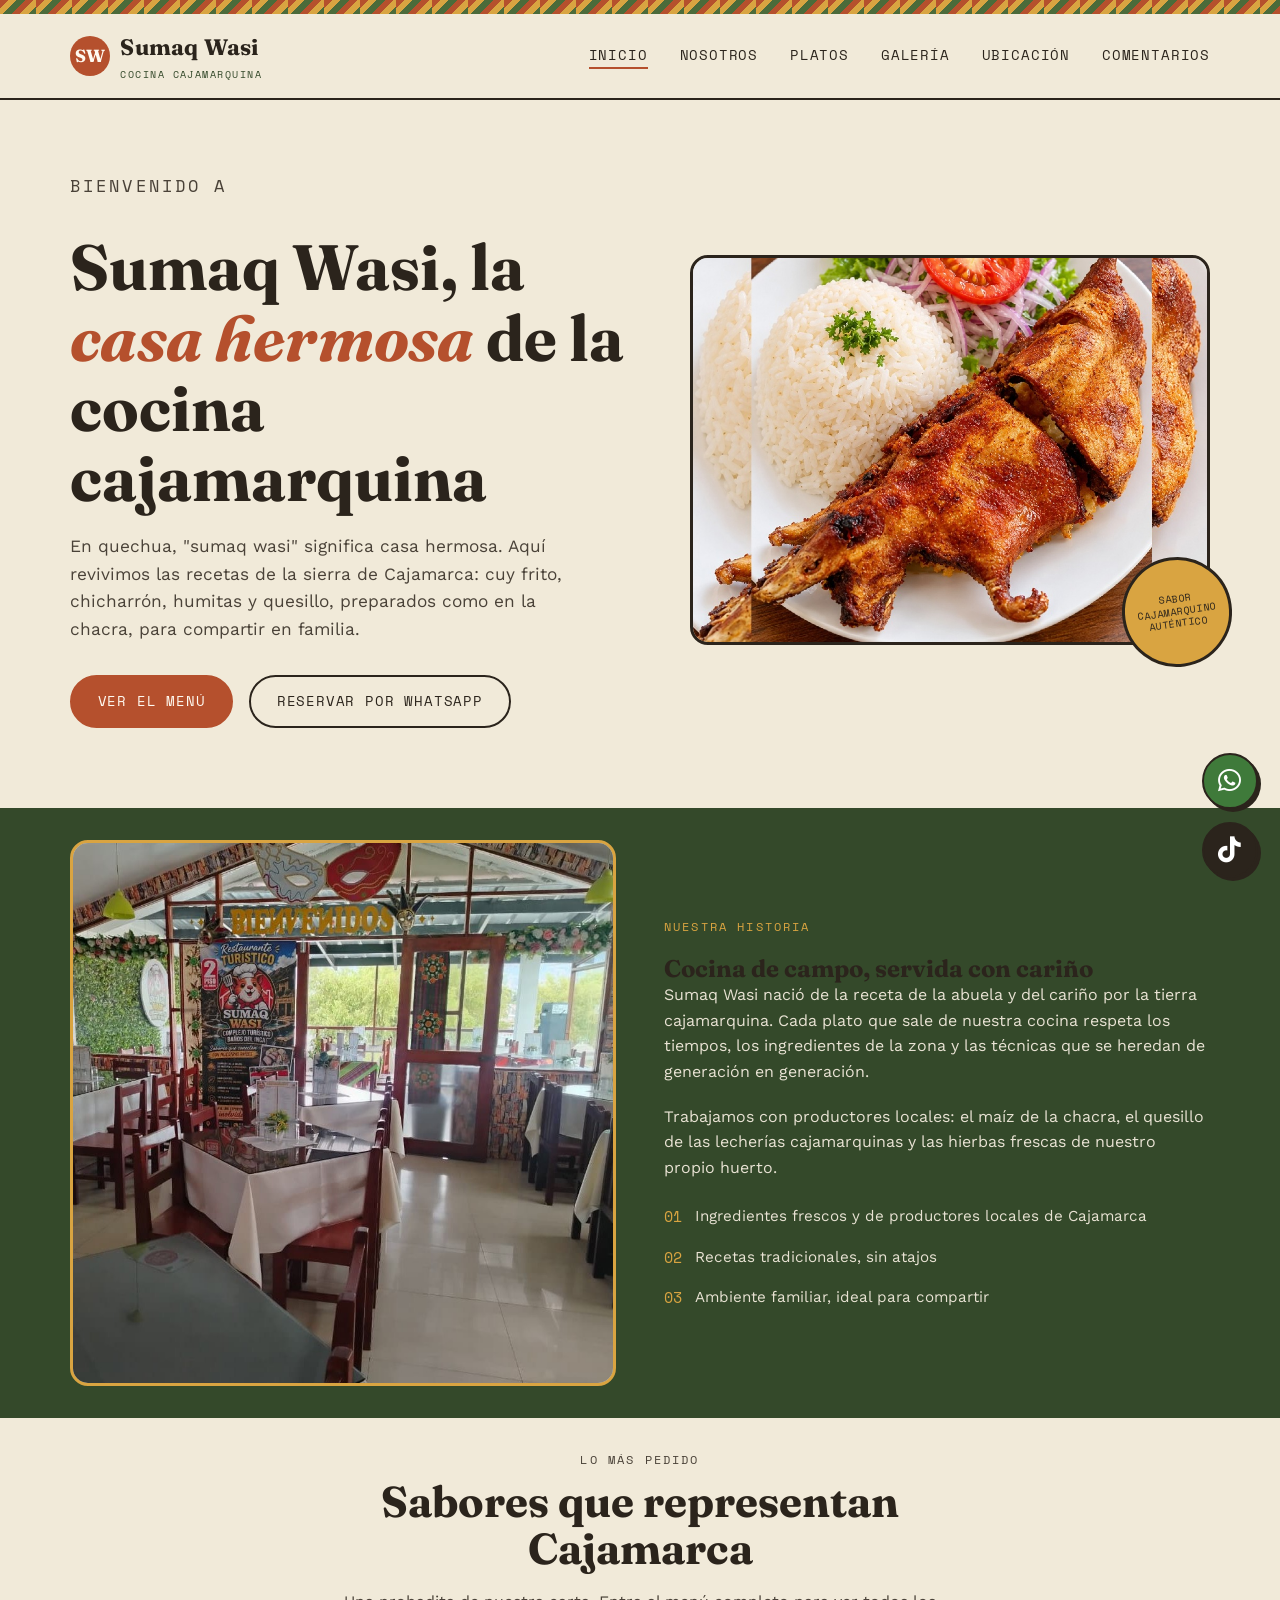
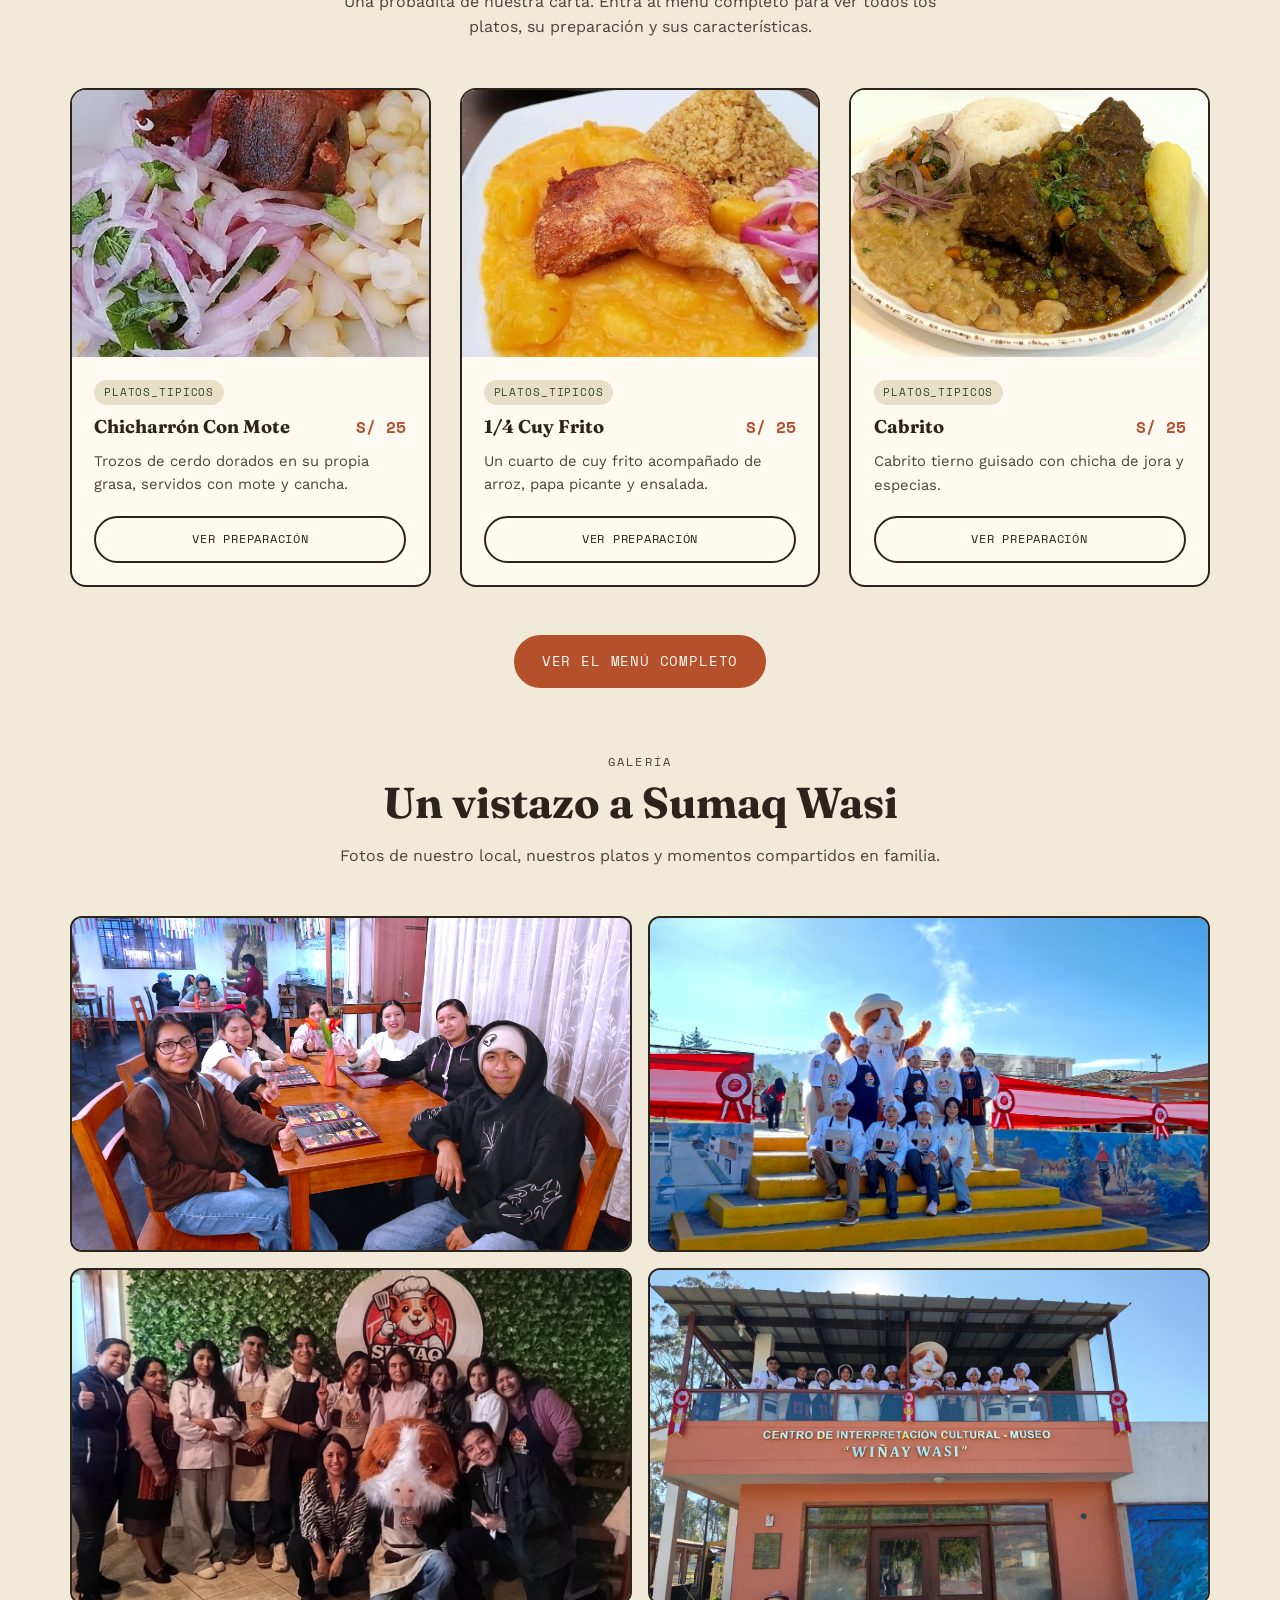
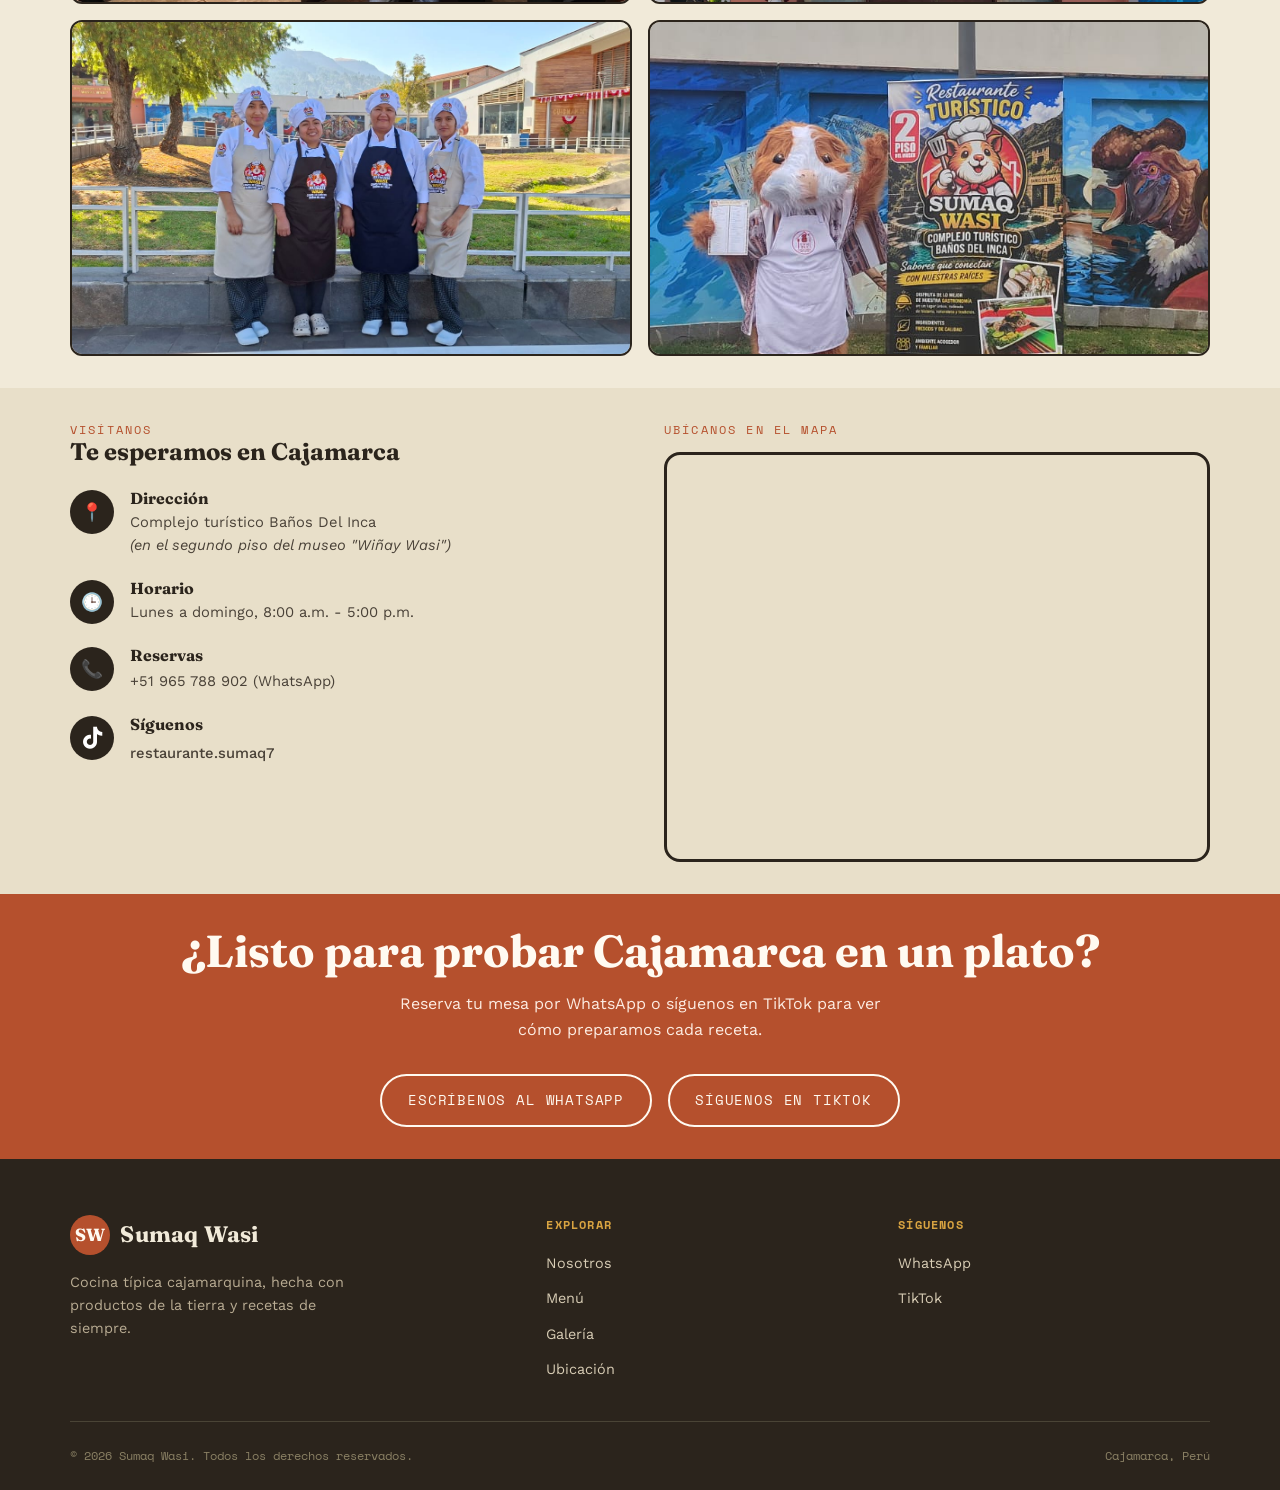
<file: index.html>
<!DOCTYPE html>
<html lang="es">
<head>
<meta charset="UTF-8" />
<meta name="viewport" content="width=device-width, initial-scale=1.0" />
<title>Sumaq Wasi — Cocina Cajamarquina</title>
<meta name="description" content="Sumaq Wasi, restaurante de comida típica cajamarquina. Cuy frito, chicharrón, humitas y más, en un ambiente que huele a tierra andina." />
<link rel="stylesheet" href="css/styles.css" />
    <link rel = "icon" href="images/logo.png" type ="image/png">
<link rel="stylesheet"
href="https://cdnjs.cloudflare.com/ajax/libs/font-awesome/6.5.2/css/all.min.css">
</head>
<body>

<div class="patron-textil"></div>

<header class="site-header">
  <nav class="container nav">
    <a href="index.html" class="logo">
      <span class="logo-marca">SW</span>
      <span>Sumaq Wasi<small>Cocina Cajamarquina</small></span>
    </a>
    <ul class="nav-links">
      <li><a href="index.html#inicio" class="activo">Inicio</a></li>
      <li><a href="index.html#nosotros">Nosotros</a></li>
      <li><a href="menu.html">Platos</a></li>
      <li><a href="index.html#galeria">Galería</a></li>
      <li><a href="index.html#ubicacion">Ubicación</a></li>
      <li><a href="comentarios.html">Comentarios</a></li>
    </ul>
    <button class="nav-toggle" aria-label="Abrir menú">☰</button>
  </nav>
</header>
<main>

  <section class="hero" id="inicio">
    <div class="container">
      <div class="hero-texto">
        <p class="eyebrow">Bienvenido a</p>
        <h1>Sumaq Wasi, la <em>casa hermosa</em> de la cocina cajamarquina</h1>
        <p>
          En quechua, "sumaq wasi" significa casa hermosa. Aquí revivimos las
          recetas de la sierra de Cajamarca: cuy frito, chicharrón, humitas y
          quesillo, preparados como en la chacra, para compartir en familia.
        </p>
        <div class="hero-acciones">
          <a href="menu.html" class="btn btn-primario">Ver el menú</a>
          <a href="#" class="btn btn-secundario" data-whatsapp="Hola Sumaq Wasi, quisiera hacer una reserva 🍽️">Reservar por WhatsApp</a>
        </div>
      </div>
      <div class="hero-foto">
        <div class="marco-foto photo-frame">
          <img src="images/hero-principal.jpg" alt="Plato principal del restaurante Sumaq Wasi" data-nombre-archivo="hero-principal.jpg"/>
          <div class="photo-placeholder-label">
            <span class="icono">📷</span>
            <span>Sube aquí tu foto principal:<br /><strong>images/hero-principal.jpg</strong></span>
          </div>
        </div>
        <div class="sello">Sabor<br />Cajamarquino<br />Auténtico</div>
      </div>
    </div>
  </section>

  <section class="nosotros" id="nosotros">
    <div class="container nosotros-grid">
      <div class="nosotros-foto">
        <div class="marco-foto photo-frame">
          <img src="images/local-restaurante.jpg" alt="Interior del restaurante Sumaq Wasi" data-nombre-archivo="local-restaurante.jpg" />
          <div class="photo-placeholder-label">
            <span class="icono">📷</span>
            <span>Sube una foto de tu local:<br /><strong>images/local-restaurante.jpg</strong></span>
          </div>
        </div>
      </div>
      <div class="nosotros-texto">
        <p class="eyebrow">Nuestra historia</p>
        <h2>Cocina de campo, servida con cariño</h2>
        <p>
          Sumaq Wasi nació de la receta de la abuela y del cariño por la
          tierra cajamarquina. Cada plato que sale de nuestra cocina respeta
          los tiempos, los ingredientes de la zona y las técnicas que se
          heredan de generación en generación.
        </p>
        <p>
          Trabajamos con productores locales: el maíz de la chacra, el
          quesillo de las lecherías cajamarquinas y las hierbas frescas de
          nuestro propio huerto.
        </p>
        <ul class="nosotros-lista">
          <li><span class="marca">01</span> Ingredientes frescos y de productores locales de Cajamarca</li>
          <li><span class="marca">02</span> Recetas tradicionales, sin atajos</li>
          <li><span class="marca">03</span> Ambiente familiar, ideal para compartir</li>
        </ul>
      </div>
    </div>
  </section>

  <section id="destacados">
    <div class="container">
      <div class="section-titulo">
        <p class="eyebrow">Lo más pedido</p>
        <h2>Sabores que representan Cajamarca</h2>
        <p>Una probadita de nuestra carta. Entra al menú completo para ver todos los platos, su preparación y sus características.</p>
      </div>
      <div class="destacados-grid" id="destacados-grid">
        <!-- Las tarjetas se generan con JavaScript a partir de js/data.js -->
      </div>
      <div class="ver-todo-wrap">
        <a href="menu.html" class="btn btn-primario">Ver el menú completo</a>
      </div>
    </div>
  </section>

  <section id="galeria">
    <div class="container">
      <div class="section-titulo">
        <p class="eyebrow">Galería</p>
        <h2>Un vistazo a Sumaq Wasi</h2>
        <p>Fotos de nuestro local, nuestros platos y momentos compartidos en familia.</p>
      </div>
      <div class="galeria-grid">
        <div class="photo-frame g1">
          <img src="images/galeria-1.jpeg" alt="Foto de galería 1" data-nombre-archivo="galeria-1.jpg" />
          <div class="photo-placeholder-label"><span class="icono">📷</span><span><strong>images/galeria-1.jpg</strong></span></div>
        </div>
        <div class="photo-frame g2">
          <img src="images/galeria-2.jpeg" alt="Foto de galería 2" data-nombre-archivo="galeria-2.jpg" />
          <div class="photo-placeholder-label"><span class="icono">📷</span><span><strong>images/galeria-2.jpg</strong></span></div>
        </div>
        <div class="photo-frame g3">
          <img src="images/galeria-3.jpg" alt="Foto de galería 3" data-nombre-archivo="galeria-3.jpg" />
          <div class="photo-placeholder-label"><span class="icono">📷</span><span><strong>images/galeria-3.jpg</strong></span></div>
        </div>
        <div class="photo-frame g4">
          <img src="images/galeria-4.jpg" alt="Foto de galería 4" data-nombre-archivo="galeria-4.jpg" />
          <div class="photo-placeholder-label"><span class="icono">📷</span><span><strong>images/galeria-4.jpg</strong></span></div>
        </div>

        <div class="photo-frame g5">
          <img src="images/galeria-5.jpeg" alt="Foto de galería 5" data-nombre-archivo="galeria-4.jpg" />
          <div class="photo-placeholder-label"><span class="icono">📷</span><span><strong>images/galeria-5.jpg</strong></span></div>
        </div>

        <div class="photo-frame g6">
          <img src="images/galeria-6.jpg" alt="Foto de galería 6" data-nombre-archivo="galeria-6.jpg" />
          <div class="photo-placeholder-label"><span class="icono">📷</span><span><strong>images/galeria-6.jpg</strong></span></div>
        </div>
      </div>
    </div>
  </section>

<section class="ubicacion" id="ubicacion">
  <div class="container ubicacion-grid">

    <div class="ubicacion-info">
      <p class="eyebrow">Visítanos</p>
      <h2>Te esperamos en Cajamarca</h2>
      <div class="info-lista">
        <div class="info-item">
          <span class="info-icono">📍</span>
          <div>
            <h4>Dirección</h4>
            <p>Complejo turístico Baños Del Inca<br /><em>(en el segundo piso del museo "Wiñay Wasi")</em></p>
          </div>
        </div>
        <div class="info-item">
          <span class="info-icono">🕒</span>
          <div>
            <h4>Horario</h4>
            <p>Lunes a domingo, 8:00 a.m. - 5:00 p.m.</p>
          </div>
        </div>
        <div class="info-item">
          <span class="info-icono">📞</span>
          <div>
            <h4>Reservas</h4>
            <a href="#" data-whatsapp="Hola Sumaq Wasi, quisiera hacer una reserva 🍽️">+51 965 788 902 (WhatsApp)</a>
          </div>
        </div>
        <div class="info-item">
          <span class="info-icono"><i class="fa-brands fa-tiktok"></i></span>
          <div>
            <h4>Síguenos</h4>
            <a href="https://www.tiktok.com/@restaurante.sumaq7?_r=1&_t=ZS-9AkEsejjAfK" target="_blank" rel="noopener" class="tiktok-contacto">
              <span>restaurante.sumaq7</span>
            </a>
          </div>
        </div>
      </div>
    </div>

    <div class="ubicacion-mapa">
      <p class="eyebrow">Ubícanos en el mapa</p>
      <div class="mapa-frame">
        <iframe
          src="//www.google.com/maps/embed?pb=!1m18!1m12!1m3!1d699.8030102736939!2d-78.46356776100541!3d-7.162525027790386!2m3!1f0!2f0!3f0!3m2!1i1024!2i768!4f13.1!3m3!1m2!1s0x91b2450022fc3973%3A0x9150e2b5fde899e6!2sRESTAURANTE%20SUMAQ%20WASI!5e0!3m2!1ses!2spe!4v1786067266640!5m2!1ses!2spe"
          allowfullscreen=""
          loading="lazy"
          title="Ubicación de Sumaq Wasi en el mapa">
        </iframe>
      </div>
    </div>

  </div>
</section>

  <section class="cta-final">
    <div class="container">
      <h2>¿Listo para probar Cajamarca en un plato?</h2>
      <p>Reserva tu mesa por WhatsApp o síguenos en TikTok para ver cómo preparamos cada receta.</p>
      <div class="hero-acciones" style="justify-content: center;">
        <a href="#" class="btn btn-secundario" data-whatsapp="Hola Sumaq Wasi, quisiera hacer una reserva 🍽️">Escríbenos al WhatsApp</a>
        <a href="https://www.tiktok.com/@restaurante.sumaq7?_r=1&_t=ZS-9AkEsejjAfK" target="_blank" rel="noopener" class="btn btn-secundario">Síguenos en TikTok</a>
      </div>
    </div>
  </section>

</main>

<footer class="site-footer">
  <div class="container">
    <div class="footer-grid">
      <div class="footer-marca">
        <a href="index.html" class="logo">
          <span class="logo-marca">SW</span>
          <span>Sumaq Wasi</span>
        </a>
        <p>Cocina típica cajamarquina, hecha con productos de la tierra y recetas de siempre.</p>
      </div>
      <div class="footer-col">
        <h5>Explorar</h5>
        <ul>
          <li><a href="index.html#nosotros">Nosotros</a></li>
          <li><a href="menu.html">Menú</a></li>
          <li><a href="index.html#galeria">Galería</a></li>
          <li><a href="index.html#ubicacion">Ubicación</a></li>
        </ul>
      </div>
      <div class="footer-col">
        <h5>Síguenos</h5>
        <ul>
          <li><a href="#" data-whatsapp="Hola Sumaq Wasi 👋">WhatsApp</a></li>
          <li><a href="https://www.tiktok.com/@restaurante.sumaq7?_r=1&_t=ZS-9AkEsejjAfK" target="_blank" rel="noopener">TikTok</a></li>
        </ul>
      </div>
    </div>
    <div class="footer-bottom">
      <span>© 2026 Sumaq Wasi. Todos los derechos reservados.</span>
      <span>Cajamarca, Perú</span>
    </div>
  </div>
</footer>

<div class="redes-flotantes">
  <a href="#" class="red-flotante red-whatsapp"
      data-whatsapp="Hola Sumaq Wasi, quisiera hacer una reserva 🍽️"
      aria-label="Escríbenos por WhatsApp"
      title="WhatsApp">
      <i class="fa-brands fa-whatsapp"></i>
  </a>

  <a href="https://www.tiktok.com/@restaurante.sumaq7?_r=1&_t=ZS-9AkEsejjAfK"
    target="_blank"
    rel="noopener"
    class="red-flotante red-tiktok"
    aria-label="Síguenos en TikTok"
    title="TikTok">
      <i class="fa-brands fa-tiktok"></i>
  </a>
</div>

<script src="js/data.js"></script>
<script src="js/main.js"></script>
<script>
  document.addEventListener("DOMContentLoaded", () => {
    const grid = document.getElementById("destacados-grid");
    const destacadosIds = ["chicharron-cajamarquino", "cuarto-cuy-frito","cabrito"];
    destacadosIds.forEach((id) => {
      const plato = obtenerPlatoPorId(id);
      if (!plato) return;
      grid.insertAdjacentHTML("beforeend", `
        <article class="tarjeta-plato">
          <div class="photo-frame">
            <img src="${plato.imagen}" alt="${plato.nombre}" data-nombre-archivo="${plato.imagen}">
            <div class="photo-placeholder-label"><span class="icono">📷</span><span><strong>${plato.imagen}</strong></span></div>
          </div>
          <div class="tarjeta-plato-cuerpo">
            <span class="categoria-tag">${plato.categoria}</span>
            <div class="tarjeta-plato-top">
              <h3>${plato.nombre}</h3>
              <span class="precio">${plato.precio}</span>
            </div>
            <p>${plato.resumen}</p>
            <a class="btn btn-secundario" href="plato.html?id=${plato.id}" target="_blank" rel="noopener">${plato.preparado === false ? "Ver detalle" : "Ver preparación"}</a>
          </div>
        </article>
      `);
    });

    document.querySelectorAll(".photo-frame img[data-nombre-archivo]").forEach((img) => {
      img.addEventListener("error", () => {
        img.classList.add("img-missing");
        img.closest(".photo-frame").classList.add("sin-foto");
      });
    });
  });
</script>

</body>
</html>
</file>
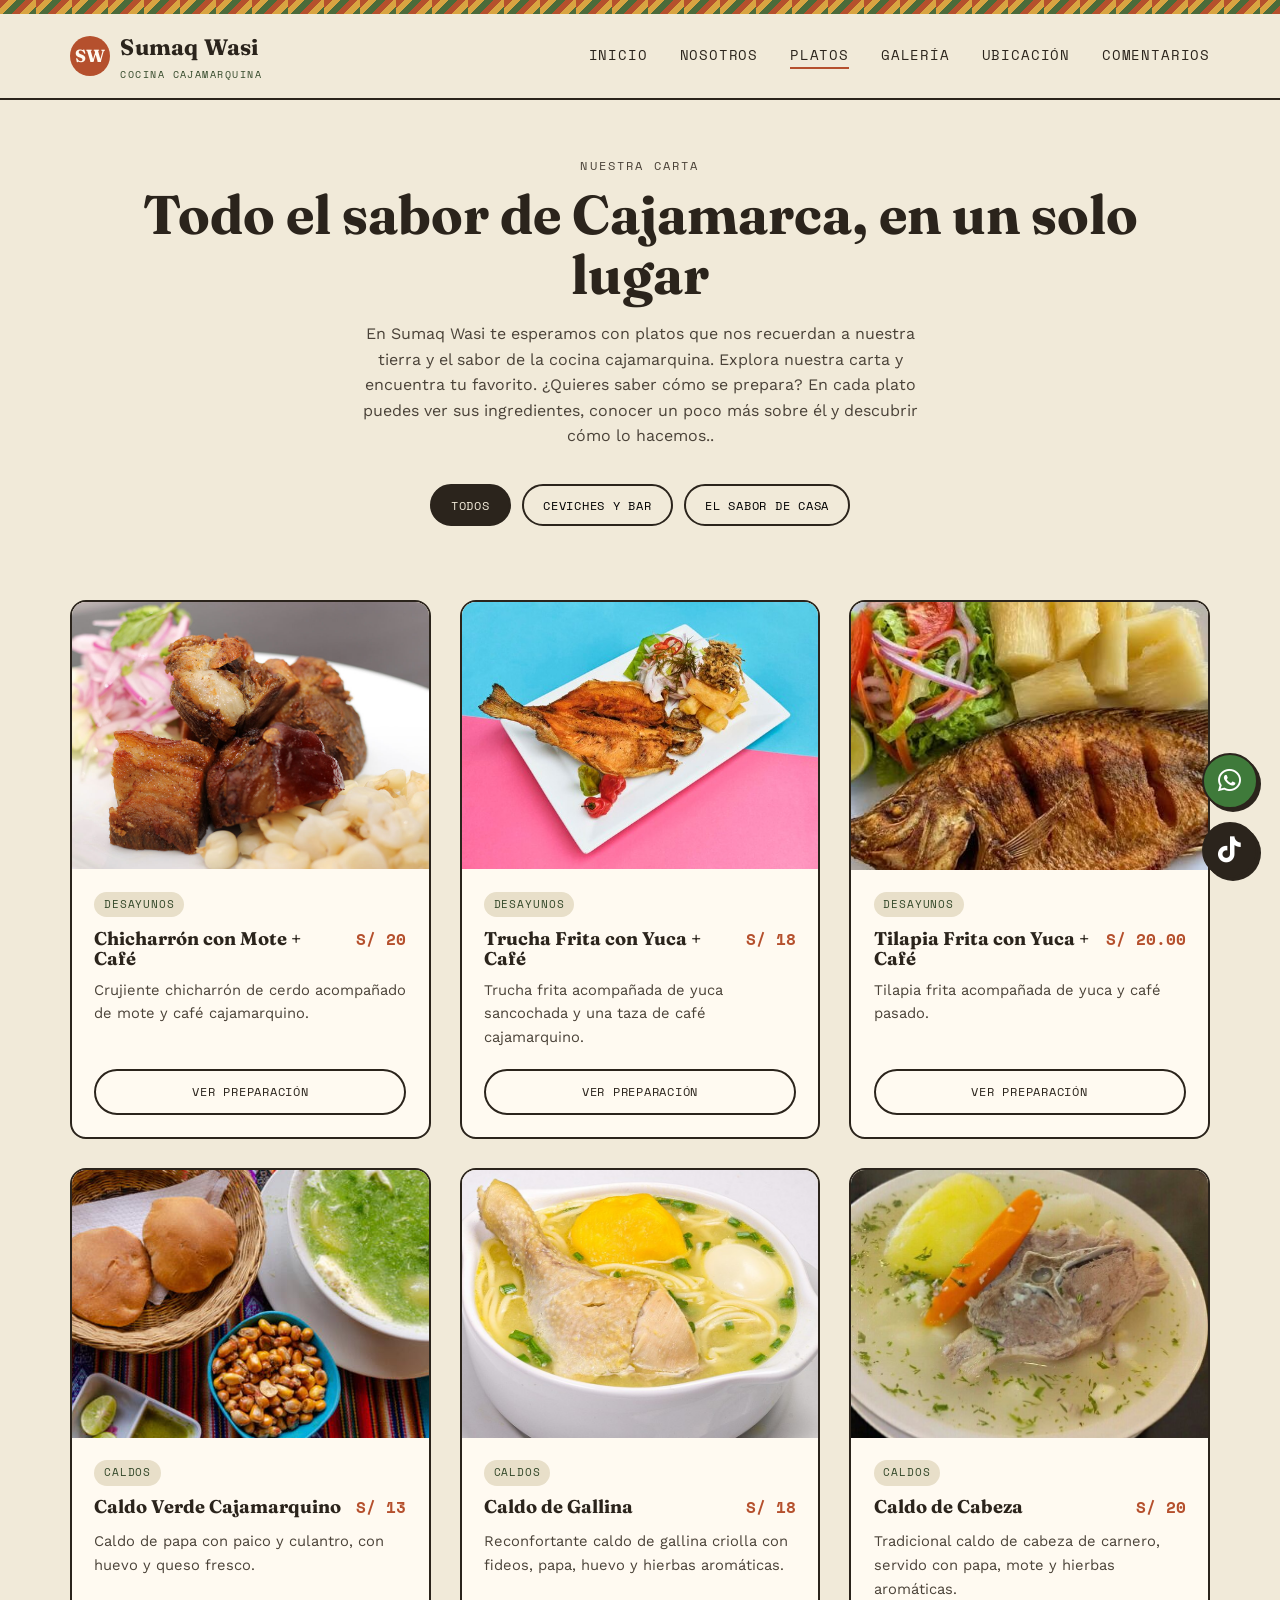
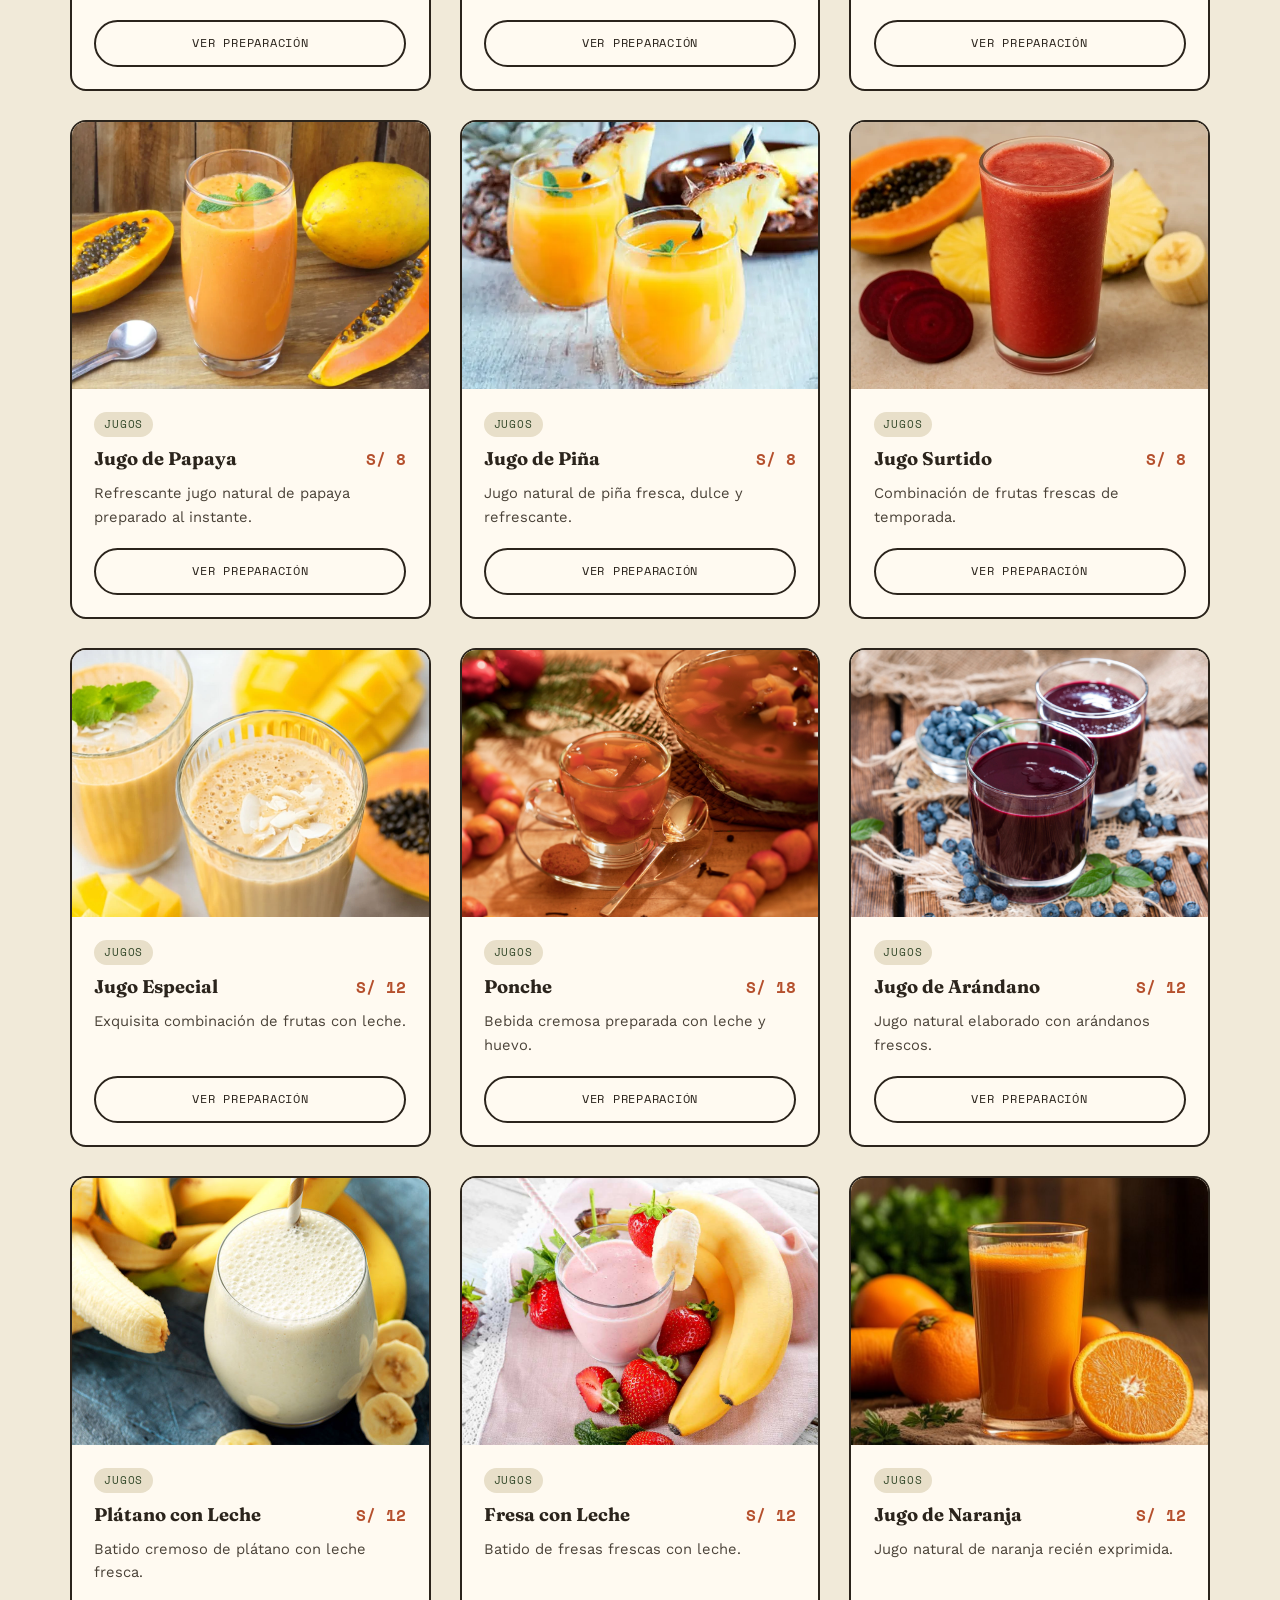
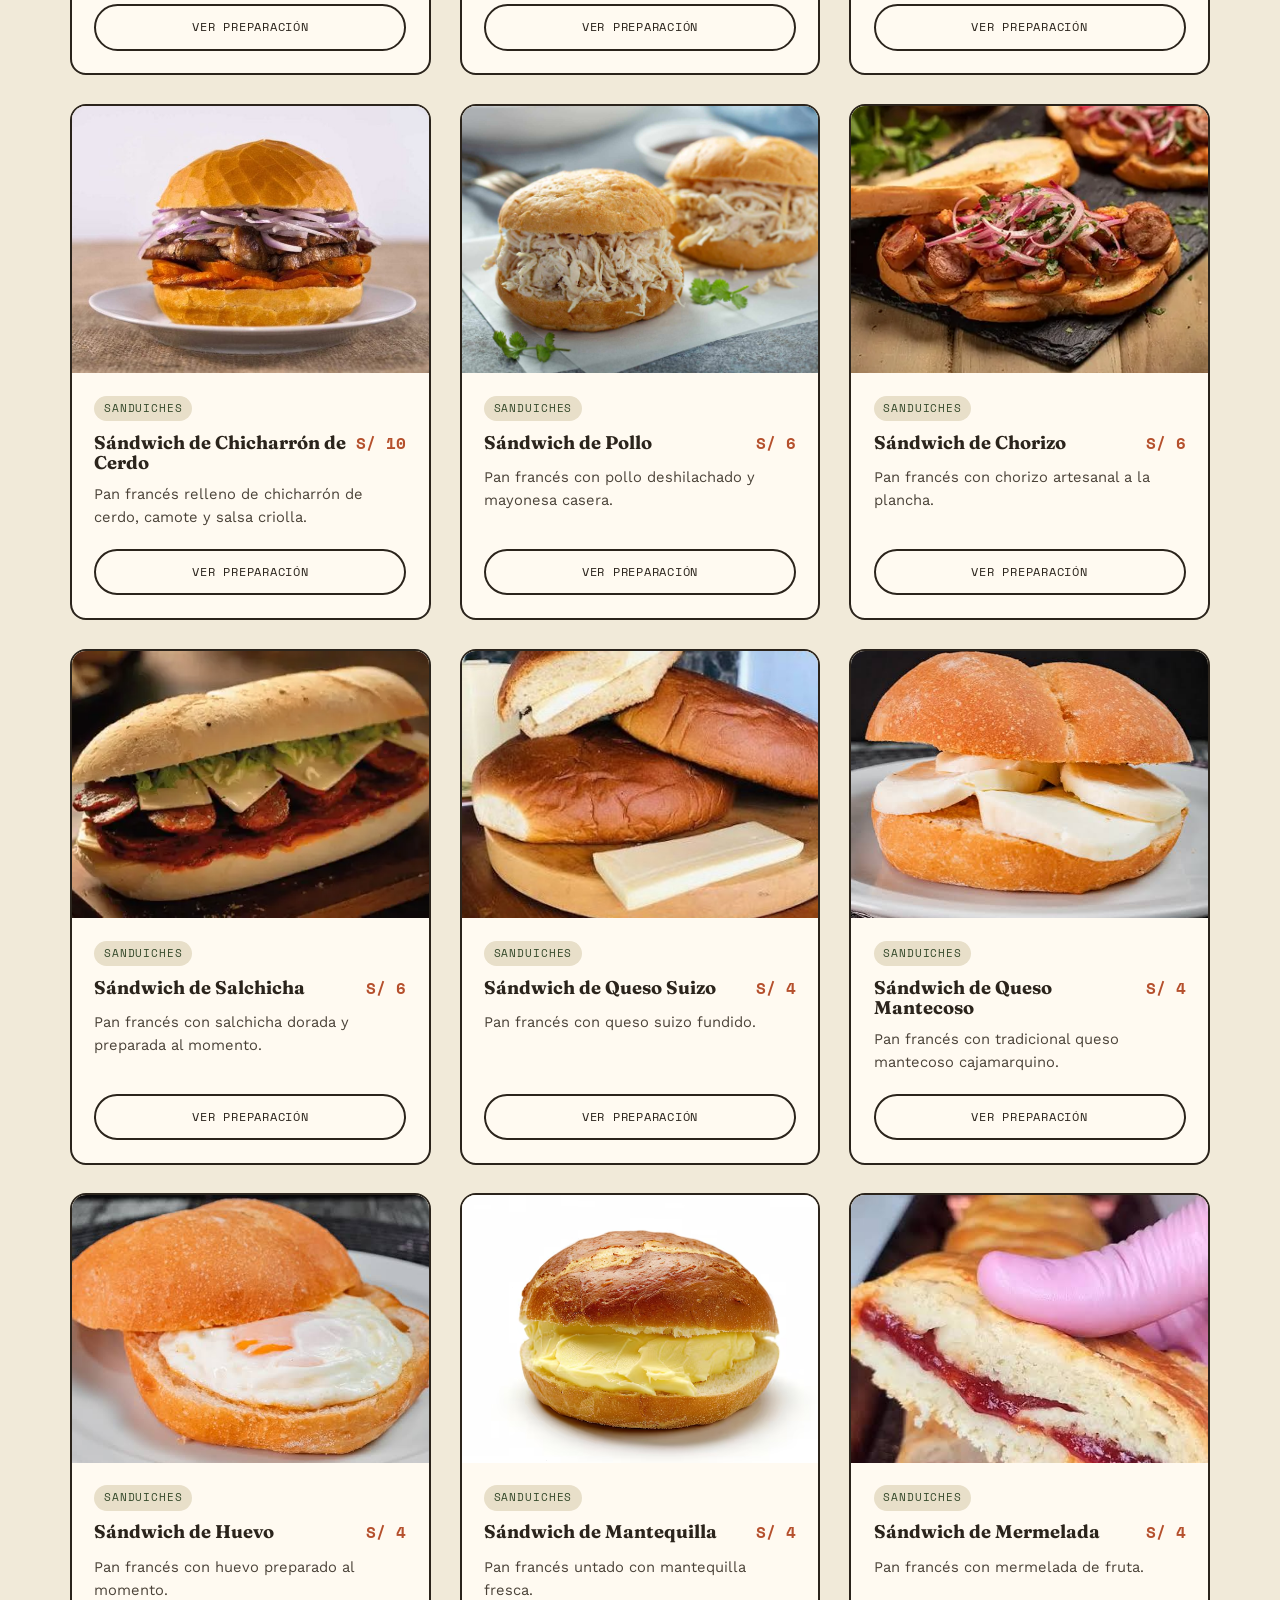
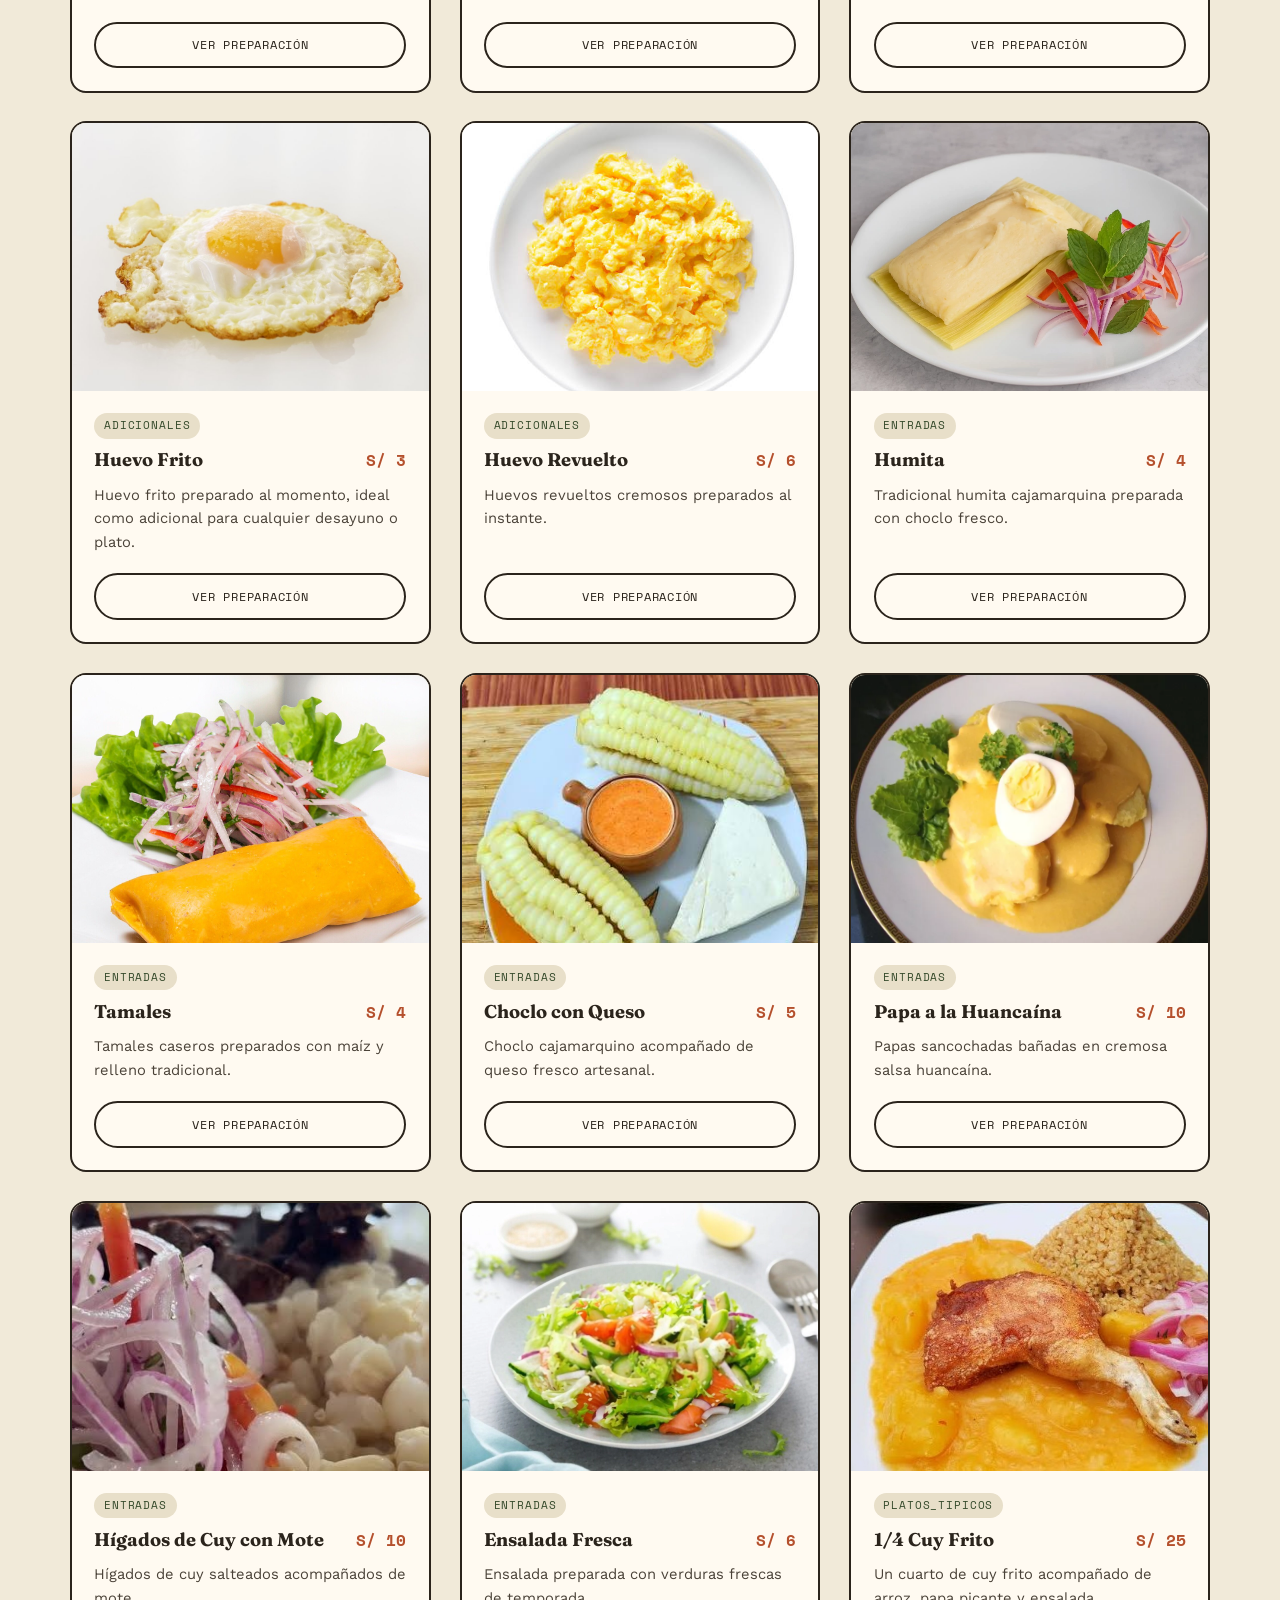
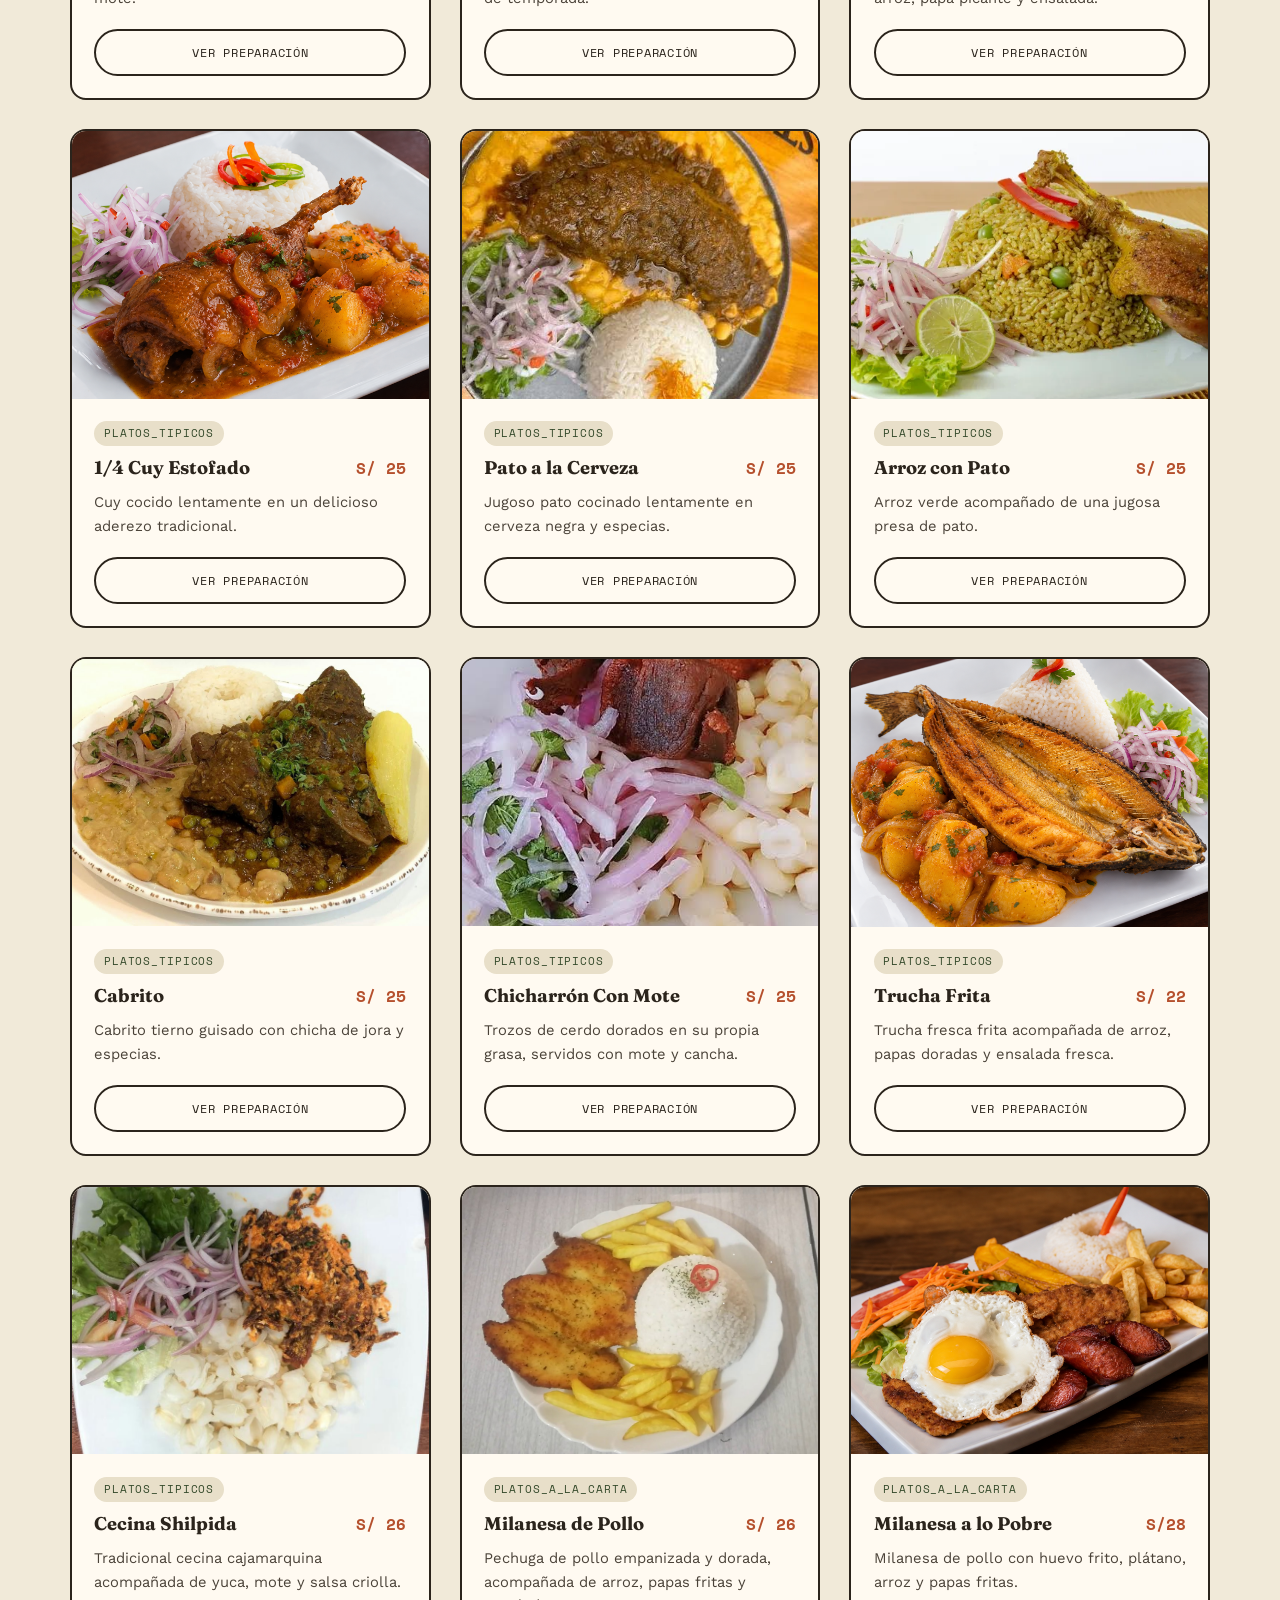
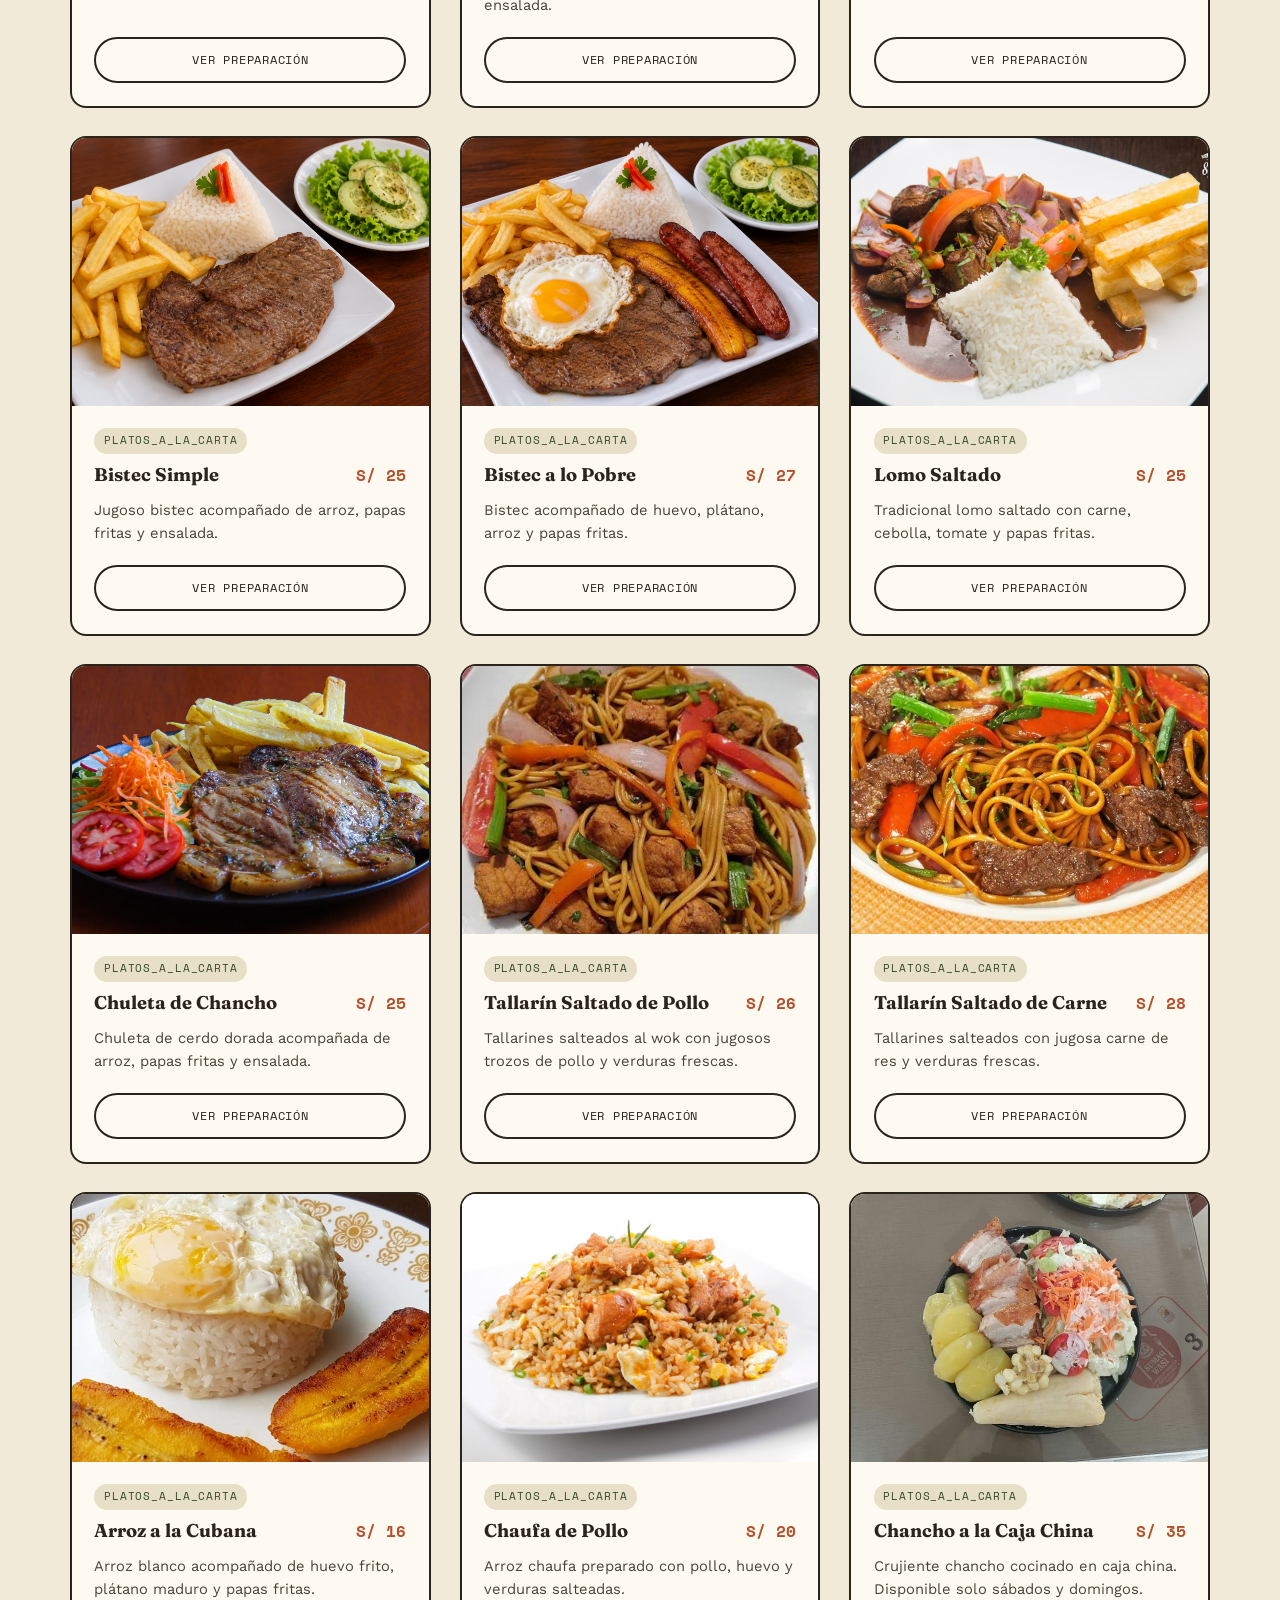
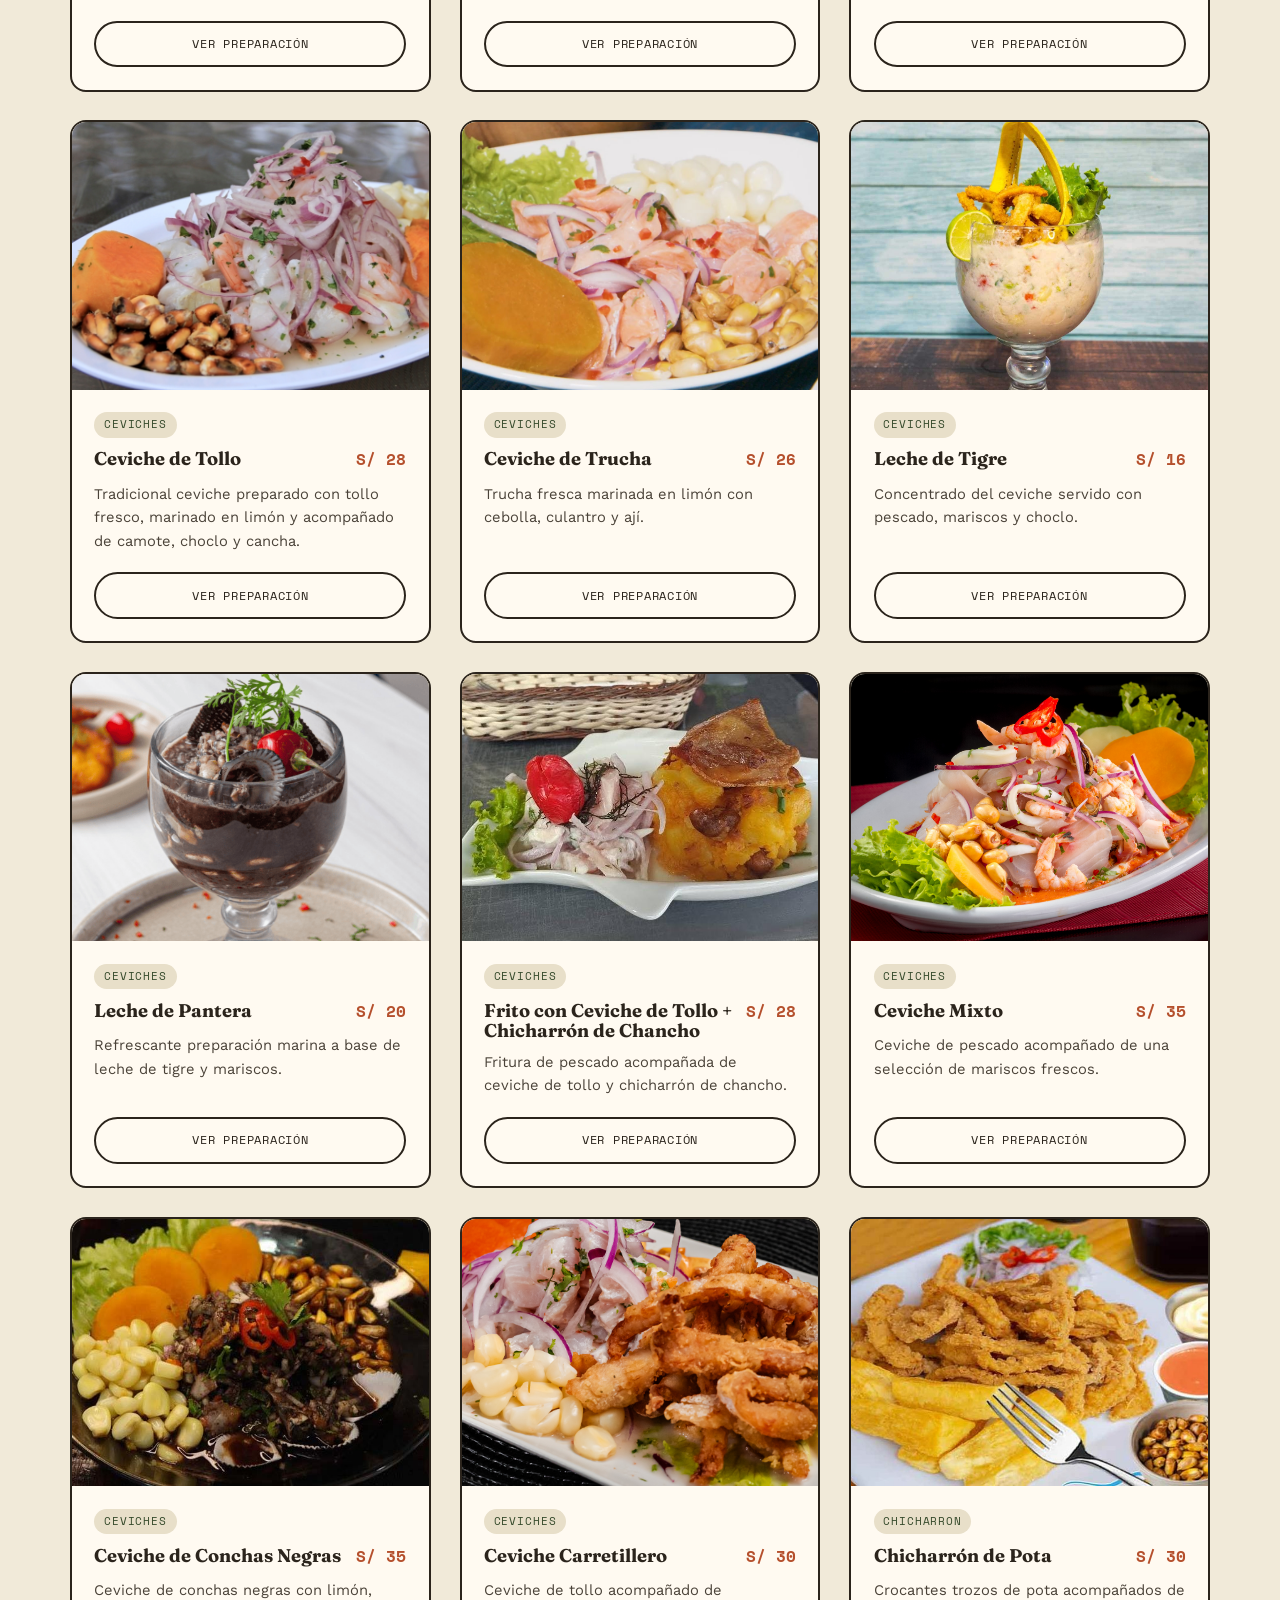
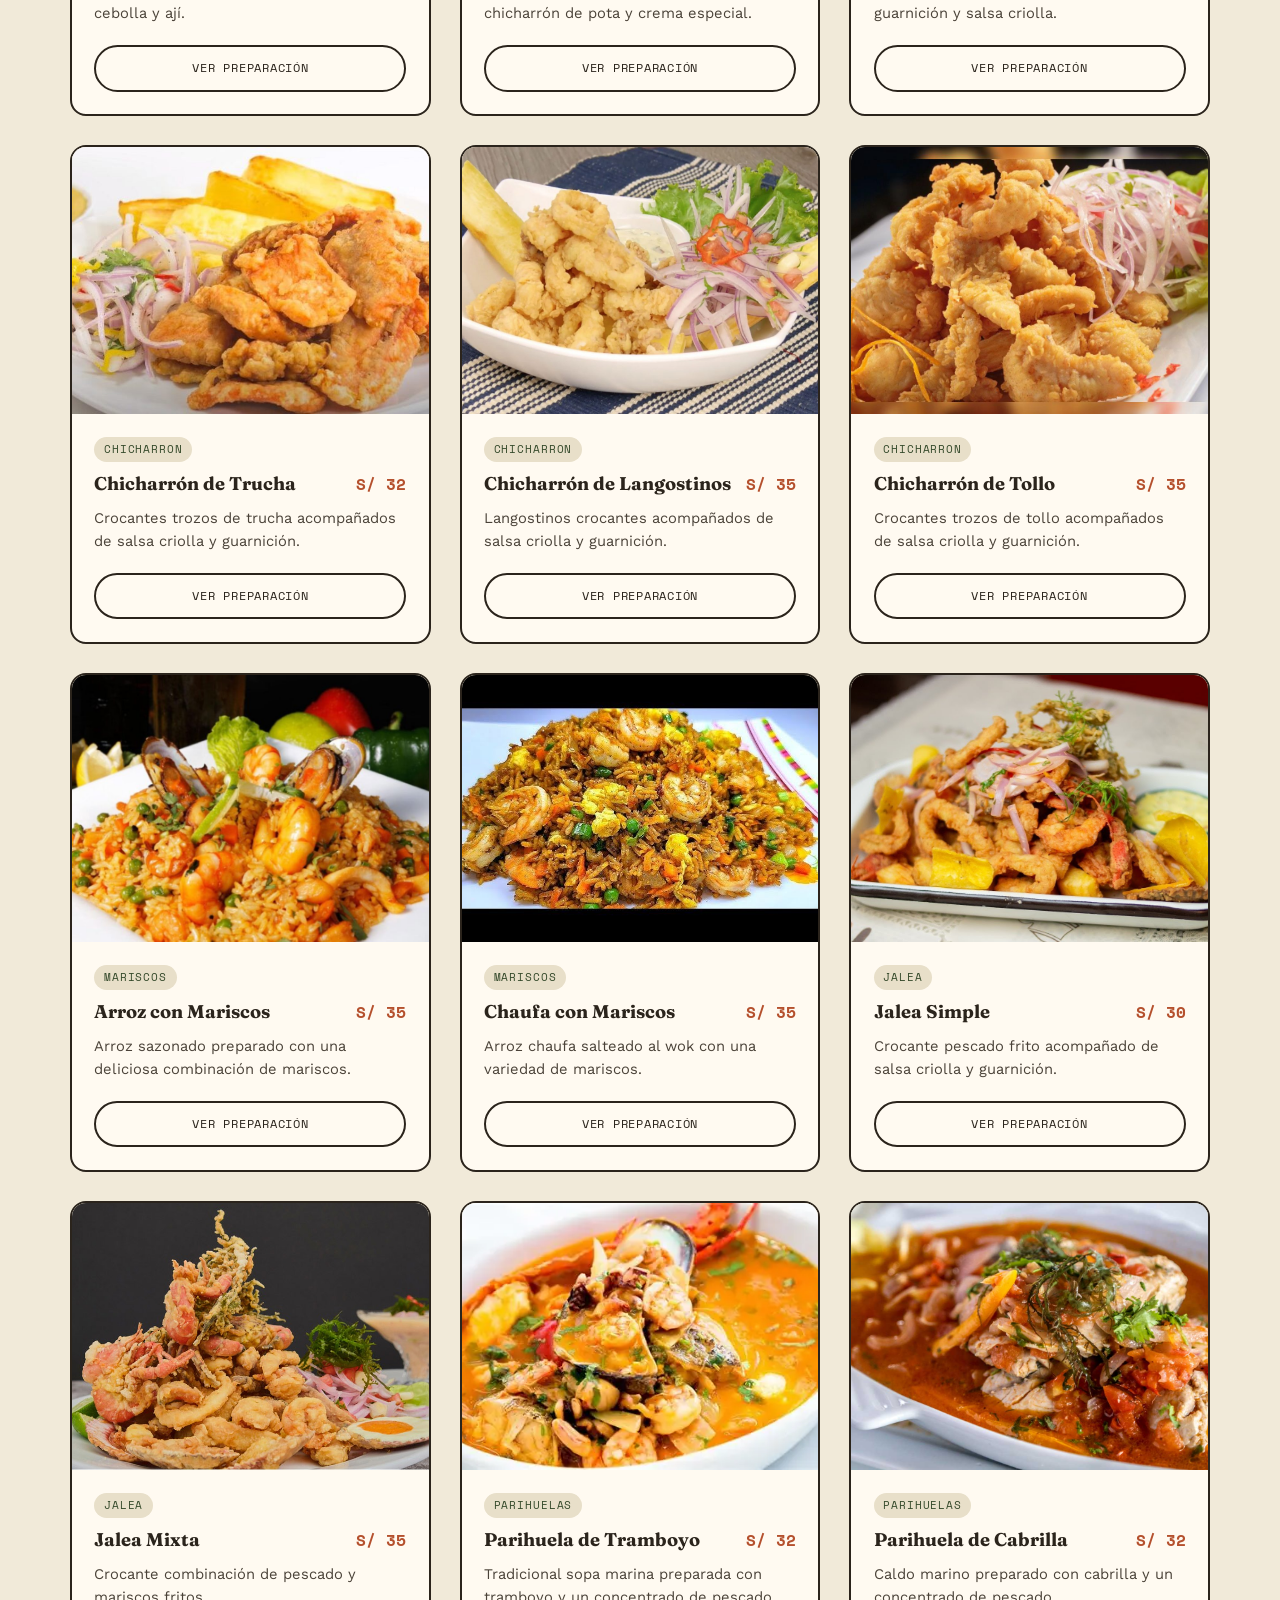
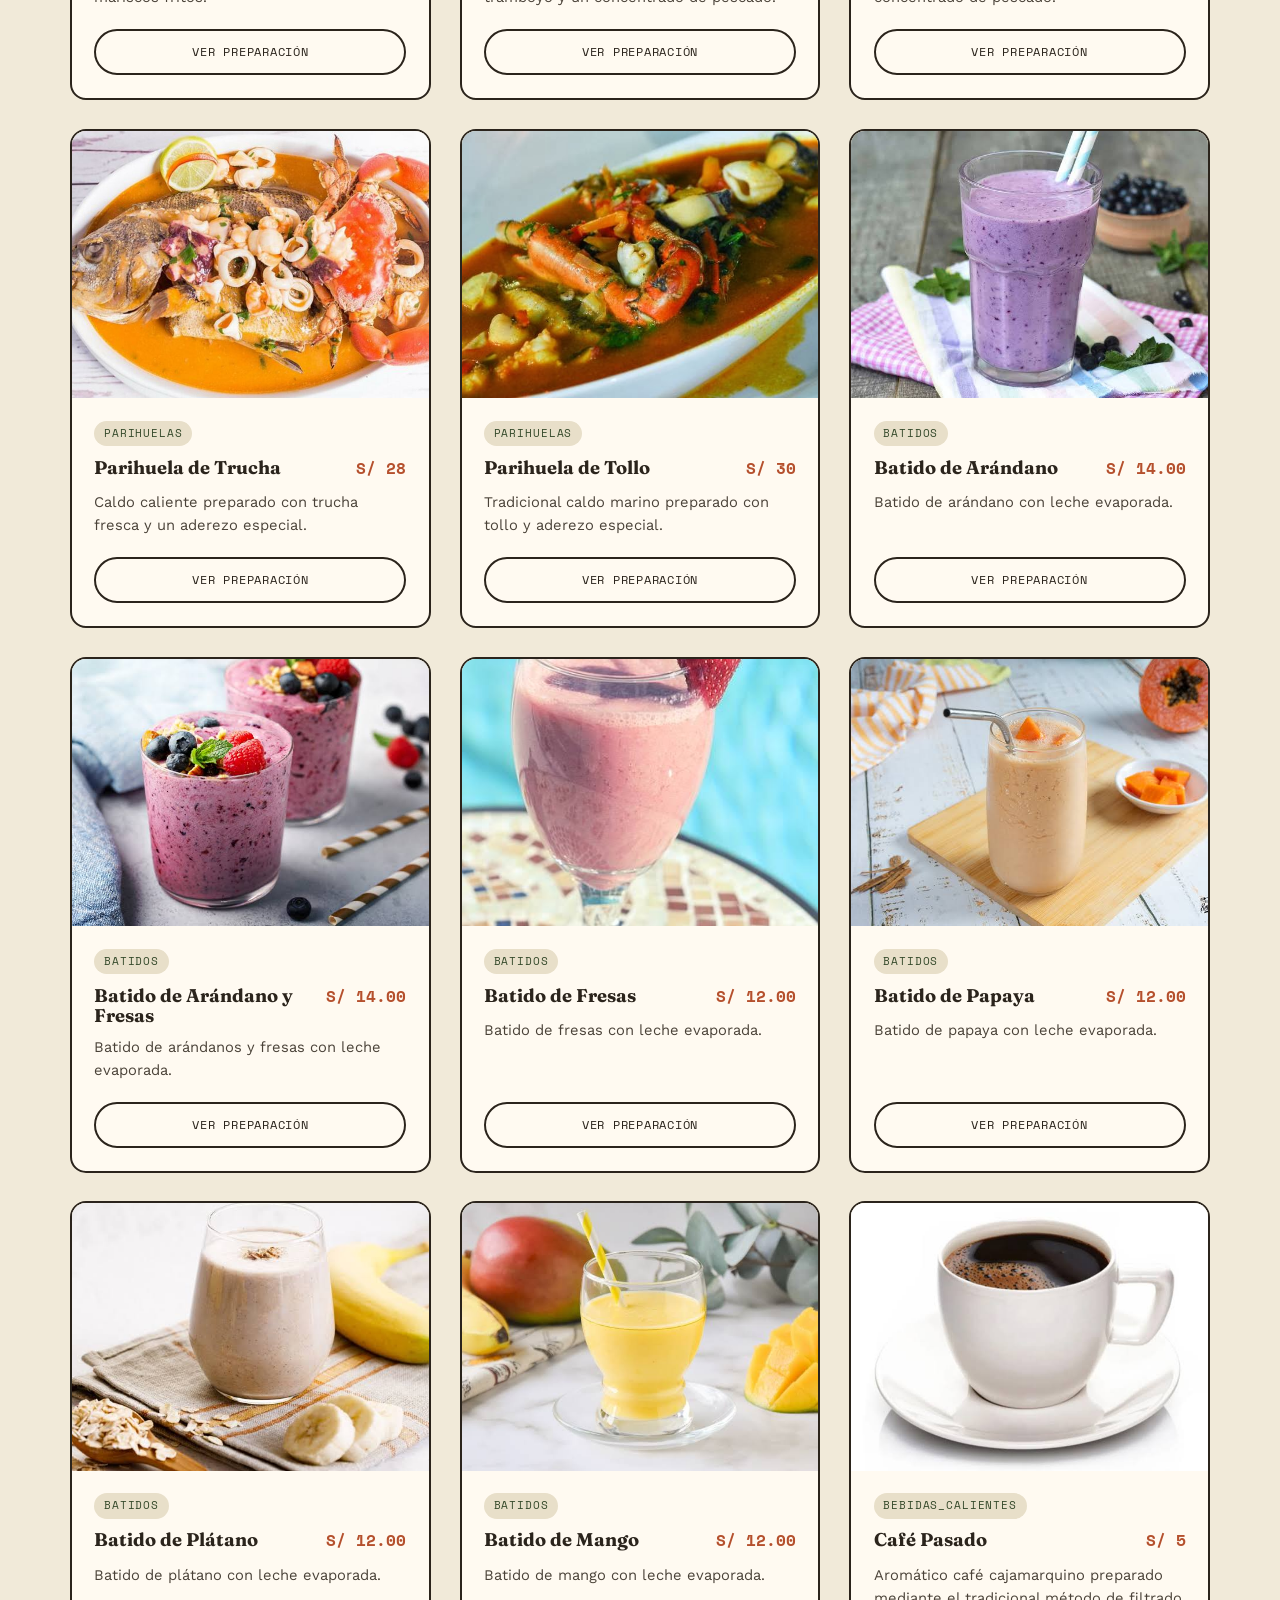
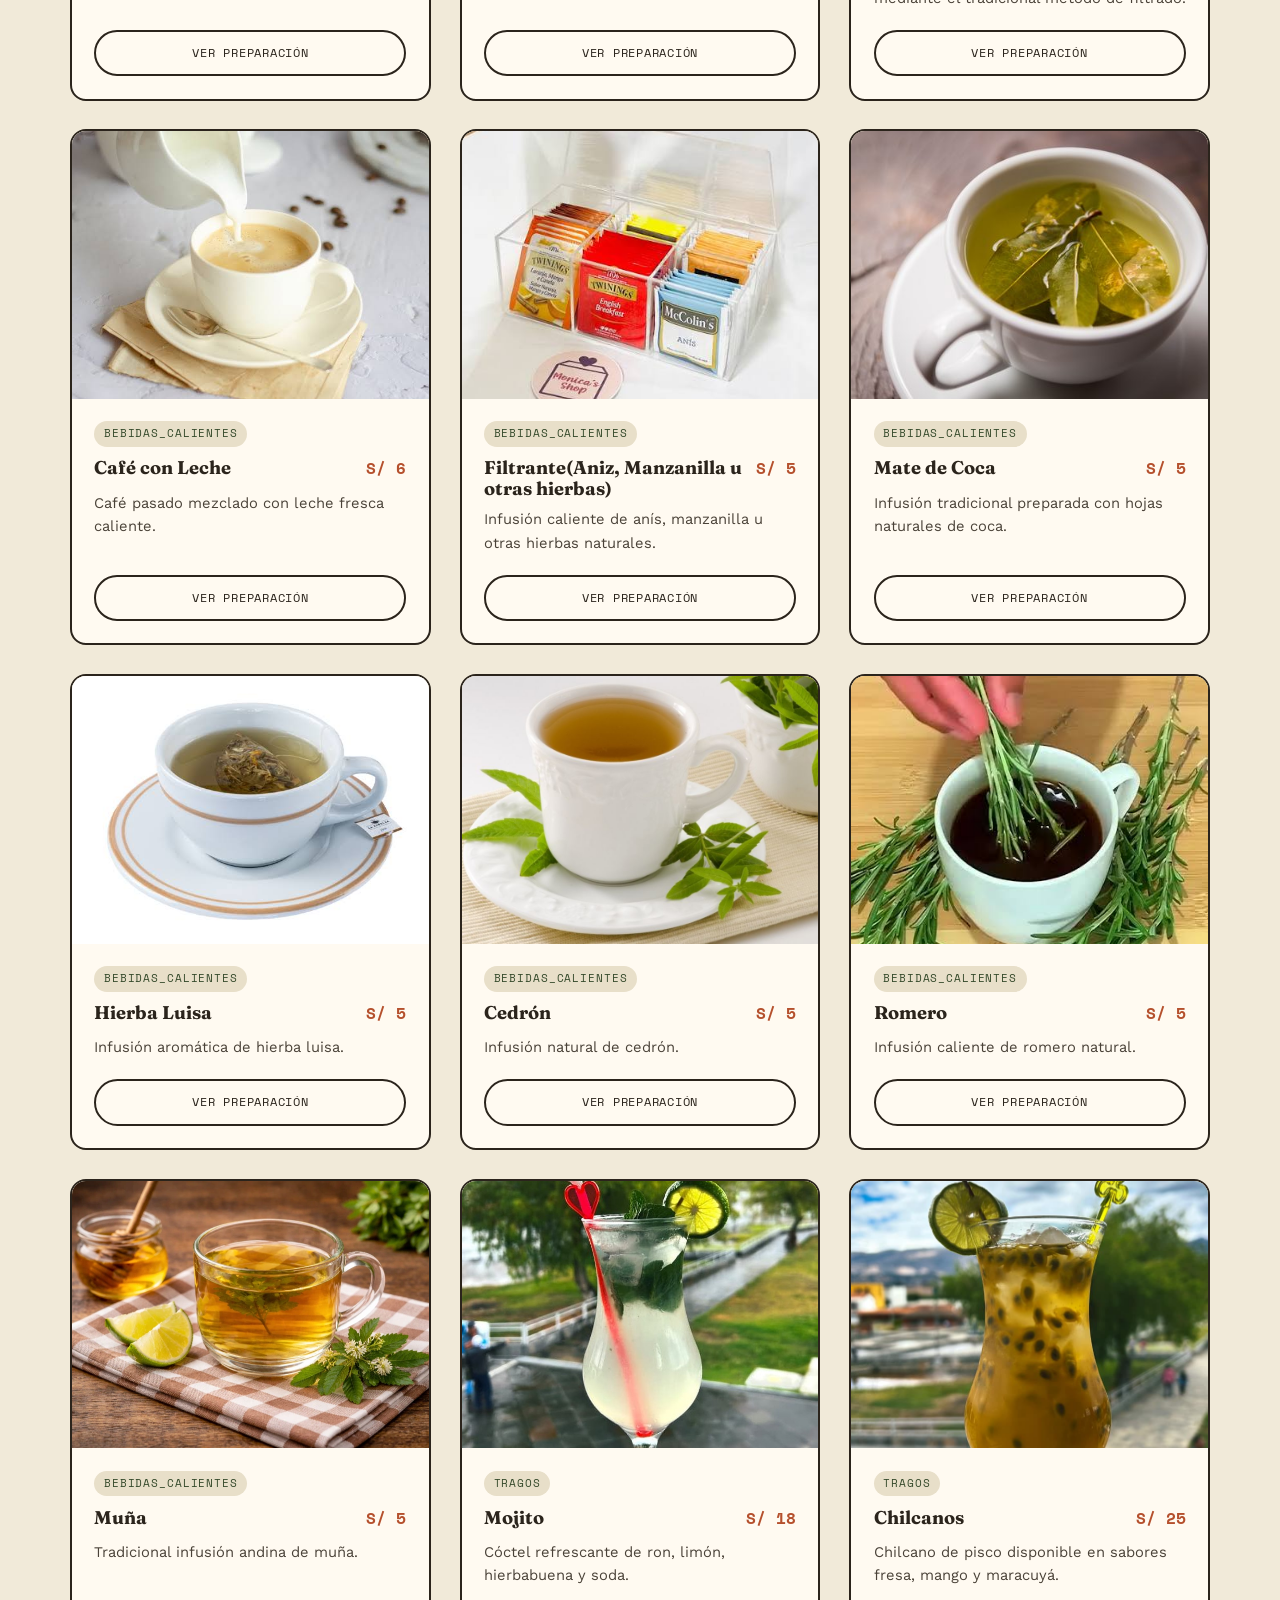
<file: menu.html>
<!DOCTYPE html>
<html lang="es">
<head>
<meta charset="UTF-8" />
<meta name="viewport" content="width=device-width, initial-scale=1.0" />
<title>Restaurante — Sumaq Wasi</title>
<meta name="description" content="Descubre toda la carta de Sumaq Wasi: platos típicos cajamarquinos con foto, descripción, características y preparación." />
<link rel="stylesheet" href="css/styles.css" />
<link rel = "icon" href="images/logo.png" type ="image/png">
<link rel="stylesheet"
href="https://cdnjs.cloudflare.com/ajax/libs/font-awesome/6.5.2/css/all.min.css">
</head>
<body>

<div class="patron-textil"></div>

<header class="site-header">
  <nav class="container nav">
    <a href="index.html" class="logo">
      <span class="logo-marca">SW</span>
      <span>Sumaq Wasi<small>Cocina Cajamarquina</small></span>
    </a>
    <ul class="nav-links">
      <li><a href="index.html">Inicio</a></li>
      <li><a href="index.html#nosotros">Nosotros</a></li>
      <li><a href="menu.html" class="activo">Platos</a></li>
      <li><a href="index.html#galeria">Galería</a></li>
      <li><a href="index.html#ubicacion">Ubicación</a></li>
      <li><a href="comentarios.html">Comentarios</a></li>
    </ul>
    <button class="nav-toggle" aria-label="Abrir menú">☰</button>
  </nav>
</header>

<main>
  <section class="menu-hero">
    <div class="container">
      <p class="eyebrow">Nuestra carta</p>
      <h1>Todo el sabor de Cajamarca, en un solo lugar</h1>
      <p>En Sumaq Wasi te esperamos con platos que nos recuerdan a nuestra tierra y el sabor de la cocina cajamarquina. Explora nuestra carta y encuentra tu favorito.

      ¿Quieres saber cómo se prepara? En cada plato puedes ver sus ingredientes, conocer un poco más sobre él y descubrir cómo lo hacemos..
    </p>

      <div class="filtros" id="filtros">
  <button class="filtro-btn activo" data-categoria="Todos">Todos</button>
  <button class="filtro-btn" data-grupo="menu-dia">Ceviches y bar</button>
  <button class="filtro-btn" data-grupo="carta">El sabor de casa</button>
</div>

<div class="filtros filtros-sub" id="subfiltros"></div>

</div>
    </div>
  </section>

  <section>
    <div class="container">
      <div class="menu-grid" id="menu-grid">
      </div>
    </div>
  </section>

  <section class="cta-final">
    <div class="container">
      <h2>¿Se te antojó algo?</h2>
      <p>Reserva tu mesa ahora mismo y ven a probar la auténtica cocina cajamarquina.</p>
      <a href="#" class="btn btn-secundario" data-whatsapp="Hola Sumaq Wasi, quisiera hacer una reserva 🍽️">Reservar por WhatsApp</a>
    </div>
  </section>
</main>

<footer class="site-footer">
  <div class="container">
    <div class="footer-grid">
      <div class="footer-marca">
        <a href="index.html" class="logo">
          <span class="logo-marca">SW</span>
          <span>Sumaq Wasi</span>
        </a>
        <p>Cocina típica cajamarquina, hecha con productos de la tierra y recetas de siempre.</p>
      </div>
      <div class="footer-col">
        <h5>Explorar</h5>
        <ul>
          <li><a href="index.html#nosotros">Nosotros</a></li>
          <li><a href="menu.html">Menú</a></li>
          <li><a href="index.html#galeria">Galería</a></li>
          <li><a href="index.html#ubicacion">Ubicación</a></li>
        </ul>
      </div>
      <div class="footer-col">
        <h5>Síguenos</h5>
        <ul>
          <li><a href="#" data-whatsapp="Hola Sumaq Wasi 👋">WhatsApp</a></li>
          <li><a href="https://www.tiktok.com/@restaurante.sumaq7?_r=1&_t=ZS-9AkEsejjAfK" target="_blank" rel="noopener">TikTok</a></li>
        </ul>
      </div>
    </div>
    <div class="footer-bottom">
      <span>© 2026 Sumaq Wasi. Todos los derechos reservados.</span>
      <span>Cajamarca, Perú</span>
    </div>
  </div>
</footer>

<div class="redes-flotantes">
  <a href="#" class="red-flotante red-whatsapp"
      data-whatsapp="Hola Sumaq Wasi, quisiera hacer una reserva 🍽️"
      aria-label="Escríbenos por WhatsApp"
      title="WhatsApp">
      <i class="fa-brands fa-whatsapp"></i>
  </a>

  <a href="https://www.tiktok.com/@restaurante.sumaq7?_r=1&_t=ZS-9AkEsejjAfK"
    target="_blank"
    rel="noopener"
    class="red-flotante red-tiktok"
    aria-label="Síguenos en TikTok"
    title="TikTok">
      <i class="fa-brands fa-tiktok"></i>
  </a>
</div>


<script src="js/data.js"></script>
<script src="js/main.js"></script>
<script>
  const grid = document.getElementById("menu-grid");
  const subfiltros = document.getElementById("subfiltros");

  // Categorías que entran en cada grupo
  const GRUPOS = {
    "menu-dia": [
      "Ceviches", "Chicharron", "Mariscos", "Jalea", "Parihuelas","Tragos",
    ],
    "carta": [
      "Desayunos", "Platos_Tipicos", "Platos_a_la_carta","Guarniciones","Entradas", "Dietas", "Postres","Bebidas_frias", "Bebidas_Calientes", "Caldos","Adicionales", "Sanduiches", "Batidos",
    ]
  };


  const ETIQUETAS = {
    "Caldos": "Caldos",
    "Jugos": "Jugos",
    "Desayunos": "Desayunos",
    "Sanduiches": "Sanduiches",
    "Adicionales": "Adicionales",
    "Entradas": "Entradas",
    "Bebidas_Calientes": "Bebidas calientes",
    "Guarniciones": "Guarniciones",
    "Dietas": "Dietas",
    "Postres": "Postres",
    "Bebidas_frias": "Bebidas frías",
    "Chicharron": "Chicharrón",
    "Platos_Tipicos": "Platos Típicos",
    "Platos_a_la_carta": "Platos a la carta",
    "Ceviches": "Ceviches",
    "Tragos": "Tragos",
    "Mariscos": "Mariscos",
    "Jalea": "Jalea",
    "Parihuelas": "Parihuelas",
    "Batidos": "Batidos",
  };

  function marcarFotosSinArchivo() {
    document.querySelectorAll(".photo-frame img[data-nombre-archivo]").forEach((img) => {
      img.addEventListener("error", () => {
        img.classList.add("img-missing");
        img.closest(".photo-frame").classList.add("sin-foto");
      }, { once: true });
    });
  }

  function pintarLista(lista) {
    grid.innerHTML = lista.map((plato) => `
      <article class="tarjeta-plato">
        <div class="photo-frame">
          <img src="${plato.imagen}" alt="${plato.nombre}" data-nombre-archivo="${plato.imagen}">
          <div class="photo-placeholder-label"><span class="icono">📷</span><span><strong>${plato.imagen}</strong></span></div>
        </div>
        <div class="tarjeta-plato-cuerpo">
          <span class="categoria-tag">${plato.categoria}</span>
          <div class="tarjeta-plato-top">
            <h3>${plato.nombre}</h3>
            <span class="precio">${plato.precio}</span>
          </div>
          <p>${plato.resumen}</p>
          <a class="btn btn-secundario" href="plato.html?id=${plato.id}" target="_blank" rel="noopener">${plato.preparado === false ? "Ver detalle" : "Ver preparación"}</a>
        </div>
      </article>
    `).join("");
    marcarFotosSinArchivo();
  }

  function pintarPorCategoria(categoria) {
    const lista = categoria === "Todos" ? PLATOS : PLATOS.filter((p) => p.categoria === categoria);
    pintarLista(lista);
  }

  function pintarPorGrupo(grupo) {
    const categorias = GRUPOS[grupo] || [];
    const lista = PLATOS.filter((p) => categorias.includes(p.categoria));
    pintarLista(lista);
  }

  // Dibuja los sub-botones de un grupo (ej: dentro de "Platos a la Carta")
  function pintarSubfiltros(grupo) {
    const categorias = GRUPOS[grupo] || [];

    subfiltros.className = `filtros filtros-sub sub-${grupo}`;

    subfiltros.innerHTML = `
      <button class="filtro-btn sub activo" data-subtodos="${grupo}">Todos</button>
      ${categorias.map((cat) => `
        <button class="filtro-btn sub" data-categoria="${cat}">${ETIQUETAS[cat] || cat}</button>
      `).join("")}
    `;

    // Botón "Todos" dentro del sub-bloque -> muestra todo el grupo otra vez
    subfiltros.querySelector("[data-subtodos]").addEventListener("click", (e) => {
      subfiltros.querySelectorAll(".filtro-btn").forEach((b) => b.classList.remove("activo"));
      e.target.classList.add("activo");
      pintarPorGrupo(grupo);
    });

    // Botones de cada categoría dentro del sub-bloque
    subfiltros.querySelectorAll("[data-categoria]").forEach((btn) => {
      btn.addEventListener("click", () => {
        subfiltros.querySelectorAll(".filtro-btn").forEach((b) => b.classList.remove("activo"));
        btn.classList.add("activo");
        pintarPorCategoria(btn.dataset.categoria);
      });
    });
  }

  function limpiarSubfiltros() {
  subfiltros.className = "filtros filtros-sub";
  subfiltros.innerHTML = "";
  }

  document.addEventListener("DOMContentLoaded", () => {
    pintarPorCategoria("Todos");

    document.querySelectorAll("#filtros > .filtro-btn").forEach((btn) => {
      btn.addEventListener("click", () => {
        document.querySelectorAll("#filtros > .filtro-btn").forEach((b) => b.classList.remove("activo"));
        btn.classList.add("activo");

        if (btn.dataset.categoria === "Todos") {
          limpiarSubfiltros();
          pintarPorCategoria("Todos");
        } else if (btn.dataset.grupo) {
          pintarSubfiltros(btn.dataset.grupo);
          pintarPorGrupo(btn.dataset.grupo);
        }
      });
    });
  });
</script>

</body>
</html>
</file>
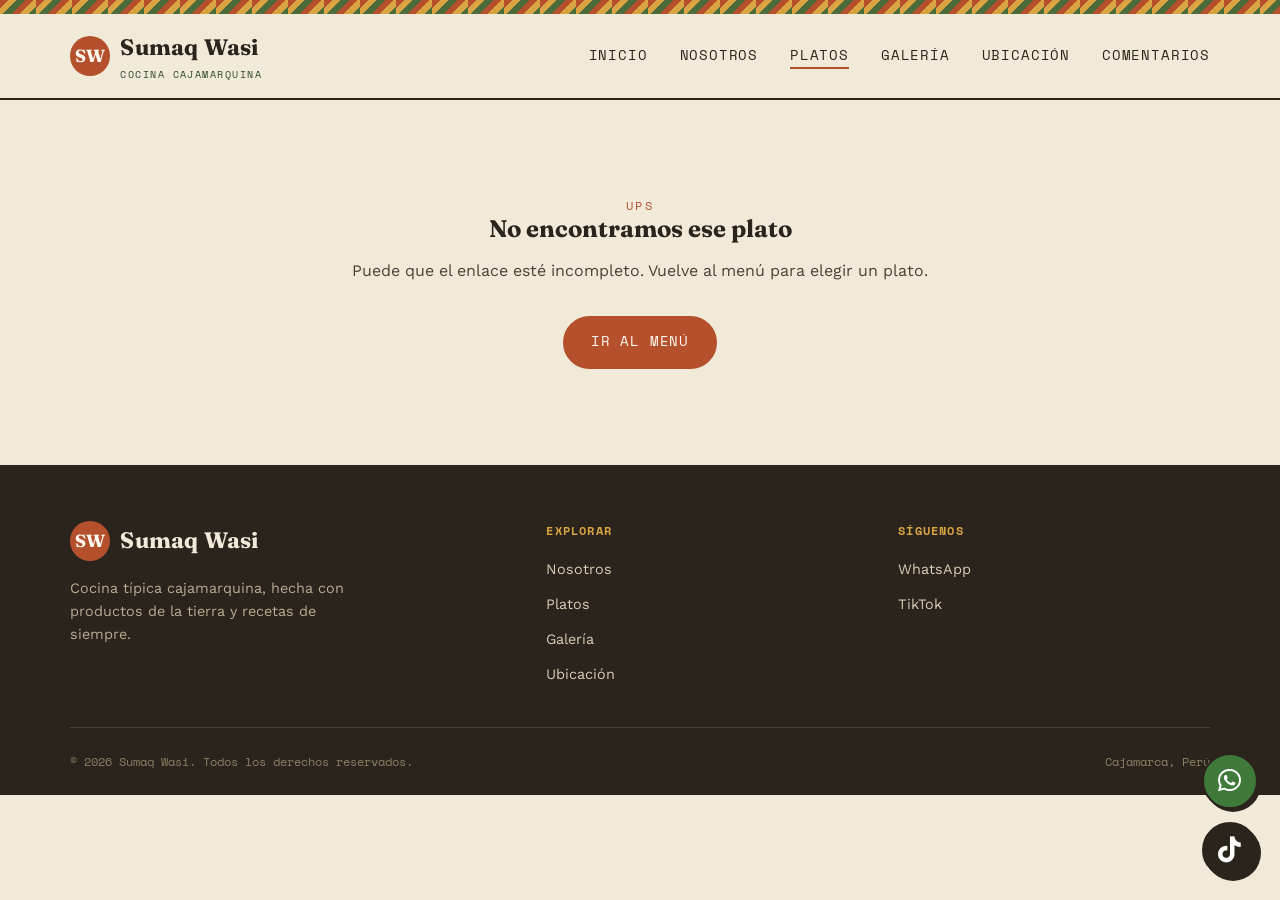
<file: plato.html>
<!DOCTYPE html>
<html lang="es">
<head>
<meta charset="UTF-8" />
<meta name="viewport" content="width=device-width, initial-scale=1.0" />
<title id="titulo-pagina">Plato — Sumaq Wasi</title>
<link rel="stylesheet" href="css/styles.css" />
<link rel = "icon" href="images/logo.png" type ="image/png">
<link rel="stylesheet"
href="https://cdnjs.cloudflare.com/ajax/libs/font-awesome/6.5.2/css/all.min.css">


</head>
<body>

<div class="patron-textil"></div>

<header class="site-header">
  <nav class="container nav">
    <a href="index.html" class="logo">
      <span class="logo-marca">SW</span>
      <span>Sumaq Wasi<small>Cocina Cajamarquina</small></span>
    </a>
    <ul class="nav-links">
      <li><a href="index.html">Inicio</a></li>
      <li><a href="index.html#nosotros">Nosotros</a></li>
      <li><a href="menu.html" class="activo">Platos</a></li>
      <li><a href="index.html#galeria">Galería</a></li>
      <li><a href="index.html#ubicacion">Ubicación</a></li>
      <li><a href="comentarios.html">Comentarios</a></li>
    </ul>
    <button class="nav-toggle" aria-label="Abrir menú">☰</button>
  </nav>
</header>

<main id="contenido-plato">
</main>

<footer class="site-footer">
  <div class="container">
    <div class="footer-grid">
      <div class="footer-marca">
        <a href="index.html" class="logo">
          <span class="logo-marca">SW</span>
          <span>Sumaq Wasi</span>
        </a>
        <p>Cocina típica cajamarquina, hecha con productos de la tierra y recetas de siempre.</p>
      </div>
      <div class="footer-col">
        <h5>Explorar</h5>
        <ul>
          <li><a href="index.html#nosotros">Nosotros</a></li>
          <li><a href="menu.html">Platos</a></li>
          <li><a href="index.html#galeria">Galería</a></li>
          <li><a href="index.html#ubicacion">Ubicación</a></li>
        </ul>
      </div>
      <div class="footer-col">
        <h5>Síguenos</h5>
        <ul>
          <li><a href="#" data-whatsapp="Hola Sumaq Wasi 👋">WhatsApp</a></li>
          <li><a href="https://www.tiktok.com/@sumaqwasi" target="_blank" rel="noopener">TikTok</a></li>
        </ul>
      </div>
    </div>
    <div class="footer-bottom">
      <span>© 2026 Sumaq Wasi. Todos los derechos reservados.</span>
      <span>Cajamarca, Perú</span>
    </div>
  </div>
</footer>



<div class="redes-flotantes">
  <a href="#" class="red-flotante red-whatsapp"
      data-whatsapp="Hola Sumaq Wasi, quisiera hacer una reserva 🍽️"
      aria-label="Escríbenos por WhatsApp"
      title="WhatsApp">
      <i class="fa-brands fa-whatsapp"></i>
  </a>

  <a href="https://www.tiktok.com/@restaurante.sumaq7?_r=1&_t=ZS-9AkEsejjAfK"
    target="_blank"
    rel="noopener"
    class="red-flotante red-tiktok"
    aria-label="Síguenos en TikTok"
    title="TikTok">
      <i class="fa-brands fa-tiktok"></i>
  </a>
</div>


<script src="js/data.js"></script>
<script src="js/main.js"></script>
<script>

  function marcarFotosSinArchivo() {
    document.querySelectorAll(".photo-frame img[data-nombre-archivo]").forEach((img) => {
      img.addEventListener("error", () => {
        img.classList.add("img-missing");
        img.closest(".photo-frame").classList.add("sin-foto");
      }, { once: true });
    });
  }

  function renderNoEncontrado() {
    document.getElementById("contenido-plato").innerHTML = `
      <section style="padding: 6rem 0; text-align: center;">
        <div class="container">
          <p class="eyebrow">Ups</p>
          <h1>No encontramos ese plato</h1>
          <p style="margin: 1rem 0 2rem; color:#4a4238;">Puede que el enlace esté incompleto. Vuelve al menú para elegir un plato.</p>
          <a href="menu.html" class="btn btn-primario">Ir al menú</a>
        </div>
      </section>
    `;
  }

  function renderPlato(plato) {
    document.title = plato.nombre + " — Sumaq Wasi";

    const caracteristicasHTML = plato.caracteristicas.map((c) => `
      <div class="caracteristica-item">
        <span class="etiqueta">${c.etiqueta}</span>
        <span>${c.valor}</span>
      </div>
    `).join("");

    const ingredientesHTML = (plato.ingredientes || []).map((i) => `<li>${i}</li>`).join("");
    const preparacionHTML = (plato.preparacion || []).map((p) => `<li><p>${p}</p></li>`).join("");

    const otrosPlatos = PLATOS.filter((p) => p.id !== plato.id && p.categoria === plato.categoria).slice(0, 3);
    const otrosHTML = otrosPlatos.length ? otrosPlatos.map((p) => `
      <article class="tarjeta-plato">
        <div class="photo-frame">
          <img src="${p.imagen}" alt="${p.nombre}" data-nombre-archivo="${p.imagen}">
          <div class="photo-placeholder-label"><span class="icono">📷</span><span><strong>${p.imagen}</strong></span></div>
        </div>
        <div class="tarjeta-plato-cuerpo">
          <span class="categoria-tag">${p.categoria}</span>
          <div class="tarjeta-plato-top">
            <h3>${p.nombre}</h3>
            <span class="precio">${p.precio}</span>
          </div>
          <p>${p.resumen}</p>
          <a class="btn btn-secundario" href="plato.html?id=${p.id}" target="_blank" rel="noopener">Ver preparación</a>
        </div>
      </article>
    `).join("") : "";

    document.getElementById("contenido-plato").innerHTML = `
      <section class="detalle-hero">
        <div class="container">
          <a href="menu.html" class="volver">← Volver al menú</a>
          <div class="detalle-grid">
            <div class="detalle-foto">
              <div class="photo-frame">
                <img src="${plato.imagen}" alt="${plato.nombre}" data-nombre-archivo="${plato.imagen}">
                <div class="photo-placeholder-label"><span class="icono">📷</span><span>Sube la foto de este plato:<br><strong>${plato.imagen}</strong></span></div>
              </div>
            </div>
            <div class="detalle-texto">
              <span class="categoria-tag">${plato.categoria}</span>
              <h1>${plato.nombre}</h1>
              <div class="detalle-precio">${plato.precio}</div>
              <p>${plato.descripcion}</p>
              <div class="caracteristicas-lista">
                ${caracteristicasHTML}
              </div>
              <div class="hero-acciones" style="margin-top:1.6rem;">
                <a href="#" class="btn btn-primario" data-whatsapp="Hola Sumaq Wasi, quisiera reservar y pedir ${plato.nombre} 🍽️">Pedir por WhatsApp</a>
              </div>
            </div>
          </div>
        </div>
      </section>

          ${plato.preparado === false ? "" : `
    <section class="detalle-secciones">
      <div class="container detalle-secciones">
        <div>
          <h2>Ingredientes</h2>
          <ul class="lista-ingredientes">${ingredientesHTML}</ul>
        </div>
        <div>
          <h2>Cómo se prepara</h2>
          <ol class="lista-preparacion">${preparacionHTML}</ol>
        </div>
      </div>
    </section>`}

      ${otrosHTML ? `
      <section class="otros-platos">
        <div class="container">
          <div class="section-titulo">
            <p class="eyebrow">También te puede gustar</p>
            <h2>Más platos de esta categoría</h2>
          </div>
          <div class="destacados-grid">${otrosHTML}</div>
        </div>
      </section>` : ""}
    `;

    marcarFotosSinArchivo();

    // Vuelve a activar los enlaces de WhatsApp generados dinámicamente
    document.querySelectorAll("[data-whatsapp]").forEach((el) => {
      if (el.getAttribute("href") === "#" ) {
        const mensaje = el.getAttribute("data-whatsapp");
        el.setAttribute("href", enlaceWhatsapp(mensaje));
        el.setAttribute("target", "_blank");
        el.setAttribute("rel", "noopener");
      }
    });
  }

  document.addEventListener("DOMContentLoaded", () => {
    const params = new URLSearchParams(window.location.search);
    const id = params.get("id");
    const plato = id ? obtenerPlatoPorId(id) : null;

    if (plato) {
      renderPlato(plato);
    } else {
      renderNoEncontrado();
    }
  });
</script>

</body>
</html>
</file>
<file: css/styles.css>
@import url("https://fonts.googleapis.com/css2?family=Fraunces:ital,opsz,wght@0,9..144,400;0,9..144,600;0,9..144,700;1,9..144,500&family=Work+Sans:wght@400;500;600;700&family=Space+Mono:wght@400;700&display=swap");

:root {
  --piedra: #f1ead9;
  --piedra-suave: #e8dfc9;
  --terracota: #b5502d;
  --terracota-oscura: #8f3d21;
  --verde-valle: #4b6b3a;
  --verde-oscuro: #34492a;
  --maiz: #d9a441;
  --tinta: #2b241c;
  --vino: #6e2c3b;
  --blanco: #fffaf1;

  --font-display: "Fraunces", serif;
  --font-body: "Work Sans", sans-serif;
  --font-mono: "Space Mono", monospace;
}
* {
  box-sizing: border-box;
  margin: 0;
  padding: 0;
}

html {
  scroll-behavior: smooth;
}

body {
  background: var(--piedra);
  color: var(--tinta);
  font-family: var(--font-body);
  line-height: 1.6;
  -webkit-font-smoothing: antialiased;
}

img {
  max-width: 100%;
  display: block;
}

a {
  color: inherit;
  text-decoration: none;
}

ul {
  list-style: none;
}

.container {
  width: min(1140px, 92%);
  margin-inline: auto;
}

h1, h2, h3, h4 {
  font-family: var(--font-display);
  line-height: 1.1;
  color: var(--tinta);
}

.eyebrow {
  font-family: var(--font-mono);
  font-size: 0.75rem;
  letter-spacing: 0.18em;
  text-transform: uppercase;
  color: var(--terracota);

}



/* -------- Sub-filtros: Menú del Día -------- */
.sub-menu-dia .filtro-btn.sub {
  border-color: var(--verde-valle);
  color: var(--verde-oscuro);
}

.sub-menu-dia .filtro-btn.sub.activo,
.sub-menu-dia .filtro-btn.sub:hover {
  background: var(--verde-valle);
  border-color: var(--verde-valle);
  color: var(--blanco);
}

/* -------- Sub-filtros: Platos a la Carta -------- */
.sub-carta .filtro-btn.sub {
  border-color: var(--vino);
  color: var(--vino);
}

.sub-carta .filtro-btn.sub.activo,
.sub-carta .filtro-btn.sub:hover {
  background: var(--vino);
  border-color: var(--vino);
  color: var(--blanco);
}
/* -------------------- Patrón chakana / textil andino -------------------- */
.patron-textil {
  height: 14px;
  width: 100%;
  background-image: repeating-linear-gradient(
    135deg,
    var(--terracota) 0px,
    var(--terracota) 6px,
    var(--maiz) 6px,
    var(--maiz) 12px,
    var(--verde-valle) 12px,
    var(--verde-valle) 18px
  );
  background-size: 36px 36px;
}
/* -------------------- Header / Navegación -------------------- */
.site-header {
  position: sticky;
  top: 0;
  z-index: 100;
  background: var(--piedra);
  border-bottom: 2px solid var(--tinta);
}

.nav {
  display: flex;
  align-items: center;
  justify-content: space-between;
  padding: 1rem 0;
}

.logo {
  display: flex;
  align-items: center;
  gap: 0.65rem;
  font-family: var(--font-display);
  font-weight: 700;
  font-size: 1.4rem;
  letter-spacing: 0.01em;
}

.logo-marca {
  width: 40px;
  height: 40px;
  border-radius: 50%;
  background: var(--terracota);
  color: var(--blanco);
  display: flex;
  align-items: center;
  justify-content: center;
  font-family: var(--font-display);
  font-weight: 700;
  font-size: 1.1rem;
  flex-shrink: 0;
}

.logo small {
  display: block;
  font-family: var(--font-mono);
  font-size: 0.65rem;
  letter-spacing: 0.14em;
  text-transform: uppercase;
  color: var(--verde-oscuro);
  font-weight: 400;
}

.nav-links {
  display: flex;
  gap: 2rem;
  font-family: var(--font-mono);
  font-size: 0.85rem;
  text-transform: uppercase;
  letter-spacing: 0.06em;
}

.nav-links a {
  position: relative;
  padding-bottom: 4px;
}

.nav-links a::after {
  content: "";
  position: absolute;
  left: 0;
  bottom: 0;
  width: 0;
  height: 2px;
  background: var(--terracota);
  transition: width 0.25s ease;
}

.nav-links a:hover::after,
.nav-links a.activo::after {
  width: 100%;
}

.nav-toggle {
  display: none;
  background: none;
  border: 2px solid var(--tinta);
  border-radius: 8px;
  width: 42px;
  height: 42px;
  font-size: 1.2rem;
  cursor: pointer;
}

/* -------------------- Botones -------------------- */
.btn {
  display: inline-flex;
  align-items: center;
  gap: 0.5rem;
  font-family: var(--font-mono);
  font-size: 0.85rem;
  text-transform: uppercase;
  letter-spacing: 0.06em;
  padding: 0.85rem 1.6rem;
  border-radius: 999px;
  border: 2px solid var(--tinta);
  cursor: pointer;
  transition:
    transform 0.2s ease,
    background 0.2s ease,
    color 0.2s ease;
}

.btn-primario {
  background: var(--terracota);
  color: var(--blanco);
  border-color: var(--terracota);
}

.btn-primario:hover {
  background: var(--terracota-oscura);
  border-color: var(--terracota-oscura);
  transform: translateY(-2px);
}

.btn-secundario {
  background: transparent;
  color: var(--tinta);
}

.btn-secundario:hover {
  background: var(--tinta);
  color: var(--piedra);
  transform: translateY(-2px);
}

/* -------------------- Hero -------------------- */
.filtros-sub {
  margin-top: 2rem;
  padding-top: 1.6rem;
  border-top: 1px dashed #d8cdb5;
}

.filtros-sub:empty {
  margin-top: 0;
  padding-top: 0;
  border-top: none;
}

.hero {
  position: relative;
  padding: 4.5rem 0 5rem;
  overflow: hidden;
}

.hero .container {
  display: grid;
  grid-template-columns: 1.1fr 1fr;
  gap: 3rem;
  align-items: center;
}

.hero-texto h1 {
  font-size: clamp(2.6rem, 5vw, 4.2rem);
  font-weight: 700;
  margin: 0.6rem 0 1.2rem;
}

.hero-texto h1 em {
  font-style: italic;
  color: var(--terracota);
}

.hero-texto p {
  font-size: 1.08rem;
  max-width: 46ch;
  color: #4a4238;
  margin-bottom: 2rem;
}

.hero-acciones {
  display: flex;
  flex-wrap: wrap;
  gap: 1rem;
}

.hero-foto {
  position: relative;
  
}

.marco-foto {
  position: relative;
  aspect-ratio: 4/3;
  border-radius: 18px;
  overflow: hidden;
  z-index: 1;
  border: 3px solid var(--tinta);
  background: linear-gradient(135deg, var(--verde-valle), var(--verde-oscuro));
}

.marco-foto img {
  width: 100%;
  height: 100%;
  object-fit: cover;
}
.sello {
  position: absolute;
  z-index: 2;
  bottom: -22px;
  right: -22px;
  width: 110px;
  height: 110px;
  border-radius: 50%;
  background: var(--maiz);
  border: 3px solid var(--tinta);
  display: flex;
  align-items: center;
  justify-content: center;
  text-align: center;
  font-family: var(--font-mono);
  font-size: 0.62rem;
  letter-spacing: 0.06em;
  text-transform: uppercase;
  line-height: 1.3;
  padding: 0.5rem;
  transform: rotate(-8deg);
}

/* -------------------- Placeholder de imagen (marco reemplazable) -------------------- */
.photo-frame {
  position: relative;
  overflow: hidden;
  background: repeating-linear-gradient(
    45deg,
    var(--piedra-suave),
    var(--piedra-suave) 10px,
    #ddd0ae 10px,
    #ddd0ae 15px
  );
  display: flex;
  align-items: center;
  justify-content: center;

}

.photo-frame img {
  width: 100%;
  height: 100%;
  object-fit: cover;
  position: relative;
  z-index: 1;
}
.photo-frame img.img-missing {
  display: none;
}

.photo-placeholder-label {
  display: none;
  flex-direction: column;
  align-items: center;
  gap: 0.4rem;
  text-align: center;
  padding: 1rem;
  color: var(--verde-oscuro);
  font-family: var(--font-mono);
  font-size: 0.72rem;
}

.photo-placeholder-label .icono {
  font-size: 1.6rem;
}

.photo-frame.sin-foto .photo-placeholder-label {
  display: flex;
}

/* -------------------- Secciones generales -------------------- */
section {
  padding: 2rem 0;
}

.section-titulo {
  text-align: center;
  max-width: 640px;
  margin: 0 auto 3rem;
}

.section-titulo h2 {
  font-size: clamp(2rem, 3.4vw, 2.7rem);
  margin: 0.5rem 0 1rem;
}

.section-titulo p {
  color: #4a4238;
}

/* -------------------- Nosotros -------------------- */
.nosotros {
  background: var(--verde-oscuro);
  color: var(--blanco);
}

.nosotros .section-titulo p,
.nosotros .eyebrow {
  color: var(--maiz);
}

.nosotros-grid {
  display: grid;
  grid-template-columns: 1fr 1fr;
  gap: 3rem;
  align-items: center;
}

.nosotros-texto p {
  margin-bottom: 1.2rem;
  color: #e8e2d3;
}

.nosotros-lista {
  display: grid;
  gap: 1rem;
  margin-top: 1.5rem;
}

.nosotros-lista li {
  display: flex;
  gap: 0.8rem;
  align-items: flex-start;
  font-size: 0.95rem;
  color: #e8e2d3;
}

.nosotros-lista .marca {
  color: var(--maiz);
  font-family: var(--font-mono);
  flex-shrink: 0;
}

.nosotros-foto .marco-foto {
  aspect-ratio: 1/1;
  border-color: var(--maiz);
}

/* -------------------- Galería -------------------- */
.galeria-grid {
  display: grid;
  grid-template-columns: repeat(4, 1fr);
  grid-auto-rows: 160px;
  gap: 1rem;
}


.galeria-grid .photo-frame {
  border-radius: 12px;
  border: 2px solid var(--tinta);
}

.galeria-grid .g1 {
  grid-column: span 2;
  grid-row: span 2;
}

.galeria-grid .g2 {
  grid-column: span 2;
  grid-row: span 2;
}

.galeria-grid .g3 {
  grid-column: span 2;
  grid-row: span 2;
}
.galeria-grid .g4 {
  grid-column: span 2;
  grid-row: span 2;
}
.galeria-grid .g5 {
  grid-column: span 2;
  grid-row: span 2;
}


.galeria-grid .g6  {
  grid-column: span 2;
  grid-row: span 2;
}

/* -------------------- Destacados (platos en home) -------------------- */
.destacados-grid {
  display: grid;
  grid-template-columns: repeat(3, 1fr);
  gap: 1.8rem;
}

.tarjeta-plato {
  background: var(--blanco);
  border: 2px solid var(--tinta);
  border-radius: 16px;
  overflow: hidden;
  display: flex;
  flex-direction: column;
  transition:
    transform 0.25s ease,
    box-shadow 0.25s ease;
}

.tarjeta-plato:hover {
  transform: translateY(-6px);
  box-shadow: 8px 8px 0 var(--terracota);
}

.tarjeta-plato .photo-frame {
  aspect-ratio: 4/3;
}

.tarjeta-plato-cuerpo {
  padding: 1.4rem;
  display: flex;
  flex-direction: column;
  gap: 0.6rem;
  flex: 1;
}

.tarjeta-plato-top {
  display: flex;
  justify-content: space-between;
  align-items: baseline;
  gap: 0.6rem;
}

.tarjeta-plato-top h3 {
  font-size: 1.15rem;
}

.precio {
  font-family: var(--font-mono);
  color: var(--terracota);
  font-weight: 700;
  white-space: nowrap;
}

.tarjeta-plato p {
  font-size: 0.92rem;
  color: #4a4238;
  flex: 1;
}

.tarjeta-plato .categoria-tag {
  align-self: flex-start;
  font-family: var(--font-mono);
  font-size: 0.68rem;
  text-transform: uppercase;
  letter-spacing: 0.08em;
  background: var(--piedra-suave);
  color: var(--verde-oscuro);
  padding: 0.25rem 0.6rem;
  border-radius: 999px;
}

.tarjeta-plato .btn {
  margin-top: 0.6rem;
  justify-content: center;
  width: 100%;
  padding: 0.7rem 1rem;
  font-size: 0.78rem;
}

.ver-todo-wrap {
  text-align: center;
  margin-top: 3rem;
}

/* -------------------- Ubicación / contacto -------------------- */
.ubicacion {
  background: var(--piedra-suave);
}
.ubicacion-mapa {
  display: flex;
  flex-direction: column;
  height: 100%;
}

.ubicacion-mapa .eyebrow {
  margin-bottom: 0.8rem;
}

.ubicacion-mapa .mapa-frame {
  flex: 1;
  aspect-ratio: 4/3;
}
.ubicacion-grid {
  display: grid;
  grid-template-columns: 1fr 1fr;
  gap: 3rem;
  align-items: start;
}

.info-lista {
  display: grid;
  gap: 1.4rem;
  margin-top: 1.5rem;
}

.info-item {
  display: flex;
  gap: 1rem;
  align-items: flex-start;
}

.info-icono {
  width: 44px;
  height: 44px;
  border-radius: 50%;
  background: var(--tinta);
  color: var(--maiz);
  display: flex;
  align-items: center;
  justify-content: center;
  flex-shrink: 0;
  font-size: 1.1rem;
}

.info-icono .fa-tiktok{
    color: #fff;
    font-size: 22px;
}

.info-item h4 {
  font-size: 1rem;
  margin-bottom: 0.2rem;
}

.info-item p,
.info-item a {
  font-size: 0.92rem;
  color: #4a4238;
}

.mapa-frame {
  border-radius: 16px;
  overflow: hidden;
  border: 3px solid var(--tinta);
  aspect-ratio: 4/3;
}

.mapa-frame iframe {
  width: 100%;
  height: 100%;
  border: 0;
}

/* -------------------- Redes sociales flotantes -------------------- */
.redes-flotantes {
  position: fixed;
  right: 1.4rem;
  bottom: 1.4rem;
  display: flex;
  flex-direction: column;
  gap: 0.8rem;
  z-index: 200;
}

.red-flotante {
  width: 56px;
  height: 56px;
  border-radius: 50%;
  display: flex;
  align-items: center;
  justify-content: center;
  font-size: 1.6rem;
  color: var(--blanco);
  border: 2px solid var(--tinta);
  box-shadow: 3px 3px 0 var(--tinta);
  transition: transform 0.2s ease;
}

.red-tiktok i{
    font-size: 28px;
    color:white;
    background: var(--tinta);
}

.tiktok-contacto{
    display: inline-flex;
    align-items: center;
    gap: 10px;
    margin-top: 6px;
    color: var(--tinta);
    font-weight: 500;
    transition: .3s;
    color:white;
}

.tiktok-contacto i{
    width: 34px;
    height: 34px;
    border-radius: 50%;
    background: #000;
    color: #fff;
    display: flex;
    justify-content: center;
    align-items: center;
    font-size: 18px;
}

.tiktok-contacto:hover{
    color: var(--terracota);
    transform: translateX(4px);
}



.red-flotante i{
    font-size: 26px;
    color: white;
}
.red-flotante:hover {
  transform: translateY(-4px) scale(1.05);
}

.red-whatsapp {
  background: #3f7a3a;
}
.red-tiktok {
  background: var(--tinta);
}

/* -------------------- Footer -------------------- */
.site-footer {
  background: var(--tinta);
  color: var(--piedra);
  padding: 3.5rem 0 1.5rem;
}

.footer-grid {
  display: grid;
  grid-template-columns: 1.4fr 1fr 1fr;
  gap: 2.5rem;
  padding-bottom: 2.5rem;
}

.footer-marca .logo {
  color: var(--piedra);
}

.footer-marca p {
  margin-top: 1rem;
  color: #b9ac93;
  font-size: 0.9rem;
  max-width: 32ch;
}

.footer-col h5 {
  font-family: var(--font-mono);
  text-transform: uppercase;
  font-size: 0.75rem;
  letter-spacing: 0.1em;
  color: var(--maiz);
  margin-bottom: 1rem;
}

.footer-col ul {
  display: grid;
  gap: 0.6rem;
}

.footer-col a {
  color: #d8cdb5;
  font-size: 0.9rem;
}

.footer-col a:hover {
  color: var(--maiz);
}

.footer-bottom {
  border-top: 1px solid #4a4436;
  padding-top: 1.5rem;
  font-family: var(--font-mono);
  font-size: 0.75rem;
  color: #8a8064;
  display: flex;
  justify-content: space-between;
  flex-wrap: wrap;
  gap: 0.5rem;
}

/* -------------------- Página de menú -------------------- */
.menu-hero {
  padding: 3.5rem 0 2.5rem;
  text-align: center;
}

.menu-hero h1 {
  font-size: clamp(2.4rem, 4.5vw, 3.4rem);
  margin: 0.6rem 0 1rem;
}

.menu-hero p {
  max-width: 56ch;
  margin: 0 auto;
  color: #4a4238;
}

#subfiltros.filtros-sub {
  margin-top: 2rem !important;
  padding-top: 1.6rem;
  border-top: 1px dashed #d8cdb5;
}

#subfiltros.filtros-sub:empty {
  margin-top: 0 !important;
  padding-top: 0;
  border-top: none;
}

.filtros {
  display: flex;
  justify-content: center;
  flex-wrap: wrap;
  gap: 0.7rem;
  margin: 2.2rem 0 0;
}

.filtro-btn {
  font-family: var(--font-mono);
  font-size: 0.78rem;
  text-transform: uppercase;
  letter-spacing: 0.06em;
  padding: 0.6rem 1.2rem;
  border-radius: 999px;
  border: 2px solid var(--tinta);
  background: transparent;
  cursor: pointer;
  transition:
    background 0.2s ease,
    color 0.2s ease;
}

.filtro-btn.activo,
.filtro-btn:hover {
  background: var(--tinta);
  color: var(--piedra);
}

.menu-grid {
  padding-top: 0.1rem;
  display: grid;
  grid-template-columns: repeat(3, 1fr);
  gap: 1.8rem;
}

/* -------------------- Página de detalle de plato -------------------- */
.detalle-hero {
  padding: 2.5rem 0 0;
}

.volver {
  display: inline-flex;
  align-items: center;
  gap: 0.5rem;
  font-family: var(--font-mono);
  font-size: 0.8rem;
  text-transform: uppercase;
  letter-spacing: 0.06em;
  color: var(--verde-oscuro);
  margin-bottom: 1.5rem;
}

.detalle-grid {
  display: grid;
  grid-template-columns: 1fr 1fr;
  gap: 3rem;
  align-items: start;
}

.detalle-foto .photo-frame {
  aspect-ratio: 4/3;
  border-radius: 18px;
  border: 3px solid var(--tinta);
}

.detalle-texto .categoria-tag {
  font-family: var(--font-mono);
  font-size: 0.7rem;
  text-transform: uppercase;
  letter-spacing: 0.08em;
  background: var(--verde-valle);
  color: var(--blanco);
  padding: 0.3rem 0.7rem;
  border-radius: 999px;
  display: inline-block;
  margin-bottom: 0.9rem;
}

.detalle-texto h1 {
  font-size: clamp(2rem, 3.6vw, 2.8rem);
  margin-bottom: 0.6rem;
}

.detalle-precio {
  font-family: var(--font-mono);
  font-size: 1.3rem;
  color: var(--terracota);
  font-weight: 700;
  margin-bottom: 1.2rem;
}

.detalle-texto > p {
  color: #4a4238;
  margin-bottom: 1.6rem;
}

.caracteristicas-lista {
  display: grid;
  gap: 0.9rem;
  border-top: 1px solid #d8cdb5;
  padding-top: 1.4rem;
}

.caracteristica-item {
  display: grid;
  grid-template-columns: 180px 1fr;
  gap: 1rem;
  font-size: 0.92rem;
}

.caracteristica-item .etiqueta {
  font-family: var(--font-mono);
  font-size: 0.72rem;
  text-transform: uppercase;
  letter-spacing: 0.05em;
  color: var(--verde-oscuro);
}

.detalle-secciones {
  padding-top: 4rem;
  display: grid;
  grid-template-columns: 1fr 1.3fr;
  gap: 3rem;
}

.detalle-secciones h2 {
  font-size: 1.5rem;
  margin-bottom: 1.2rem;
}

.lista-ingredientes {
  display: grid;
  gap: 0.7rem;
}

.lista-ingredientes li {
  display: flex;
  gap: 0.7rem;
  font-size: 0.94rem;
  padding-bottom: 0.7rem;
  border-bottom: 1px dashed #d8cdb5;
}

.lista-ingredientes li::before {
  content: "•";
  color: var(--terracota);
  font-weight: 700;
}

.lista-preparacion {
  display: grid;
  gap: 1.2rem;
  counter-reset: paso;
}

.lista-preparacion li {
  display: grid;
  grid-template-columns: 40px 1fr;
  gap: 1rem;
  counter-increment: paso;
}

.lista-preparacion li::before {
  content: counter(paso);
  font-family: var(--font-mono);
  font-weight: 700;
  width: 40px;
  height: 40px;
  border-radius: 50%;
  background: var(--maiz);
  border: 2px solid var(--tinta);
  display: flex;
  align-items: center;
  justify-content: center;
  flex-shrink: 0;
}

.lista-preparacion li p {
  padding-top: 0.5rem;
  font-size: 0.95rem;
}

.otros-platos {
  background: var(--piedra-suave);
  margin-top: 4rem;
}

/* -------------------- CTA final -------------------- */
.cta-final {
  background: var(--terracota);
  color: var(--blanco);
  text-align: center;
}

.cta-final h2 {
  color: var(--blanco);
  font-size: clamp(2rem, 3.6vw, 2.8rem);
  margin-bottom: 1rem;
}

.cta-final p {
  max-width: 50ch;
  margin: 0 auto 2rem;
  color: #fdece2;
}

.cta-final .btn-secundario {
  border-color: var(--blanco);
  color: var(--blanco);
}

.cta-final .btn-secundario:hover {
  background: var(--blanco);
  color: var(--terracota-oscura);
}

/* -------------------- Responsive -------------------- */
@media (max-width: 900px) {
  .hero .container,
  .nosotros-grid,
  .ubicacion-grid,
  .detalle-grid,
  .detalle-secciones {
    grid-template-columns: 1fr;
  }

  .nosotros-texto {
    order: -1;
  }

  .destacados-grid,
  .menu-grid {
    grid-template-columns: repeat(2, 1fr);
  }

  .galeria-grid {
    grid-template-columns: repeat(2, 1fr);
  }

  .footer-grid {
    grid-template-columns: 1fr;
  }
}

@media (max-width: 640px) {
  .nav-links {
    position: absolute;
    top: 100%;
    left: 0;
    right: 0;
    background: var(--piedra);
    border-bottom: 2px solid var(--tinta);
    flex-direction: column;
    gap: 0;
    padding: 0;
    max-height: 0;
    overflow: hidden;
    transition: max-height 0.3s ease;
  }

  .nav-links.abierto {
    max-height: 400px;
  }

  .nav-links a {
    padding: 1rem 1.5rem;
    width: 100%;
    display: block;
    border-bottom: 1px solid var(--piedra-suave);
  }

  .nav-toggle {
    display: block;
  }

  .destacados-grid,
  .menu-grid,
  .galeria-grid {
    grid-template-columns: 1fr;
  }

  .caracteristica-item {
    grid-template-columns: 1fr;
    gap: 0.2rem;
  }

  .footer-bottom {
    flex-direction: column;
  }
}


.comentarios-seccion {
  padding: 4rem 0;
}

.comentarios-layout {
  display: grid;
  grid-template-columns: minmax(280px, 0.9fr) minmax(300px, 1.1fr);
  gap: 2rem;
  align-items: start;
}

.comentario-formulario,
.comentario-card {
  background: #fffaf2;
  border: 1px solid #e8d9c3;
  border-radius: 14px;
  padding: 1.5rem;
  box-shadow: 0 8px 22px rgba(60, 35, 15, 0.07);
}

.comentario-formulario h2,
.comentarios-listado h2 {
  margin-bottom: 1.2rem;
}

.comentario-formulario label {
  display: block;
  margin: 1rem 0 0.4rem;
  font-weight: 600;
}

.comentario-formulario input,
.comentario-formulario textarea {
  width: 100%;
  padding: 0.8rem;
  border: 1px solid #d6c4aa;
  border-radius: 8px;
  font: inherit;
  background: #fff;
}

.estrellas {
  display: flex;
  gap: 0.25rem;
}

.estrellas button {
  border: 0;
  background: transparent;
  cursor: pointer;
  color: #c9c0b3;
  font-size: 1.8rem;
  padding: 0.1rem;
}

.estrellas button.seleccionada {
  color: #e5a323;
}

#mensaje-formulario {
  margin-top: 0.8rem;
}

#resumen-calificaciones {
  background: #f4ead9;
  border-radius: 10px;
  padding: 1rem;
  margin-bottom: 1rem;
}

.comentario-card {
  margin-bottom: 1rem;
}

.comentario-card-cabecera {
  display: flex;
  justify-content: space-between;
  gap: 1rem;
  flex-wrap: wrap;
  margin-bottom: 0.6rem;
}

.comentario-card p {
  margin: 0.35rem 0;
}

.comentario-texto {
  margin-top: 0.8rem !important;
  white-space: pre-wrap;
  overflow-wrap: anywhere;
}

.btn-eliminar-comentario {
  margin-top: 0.8rem;
  border: 1px solid #a33;
  background: #fff;
  color: #a33;
  border-radius: 7px;
  padding: 0.5rem 0.8rem;
  cursor: pointer;
}

.btn-eliminar-comentario:hover {
  background: #a33;
  color: #fff;
}

.btn-eliminar-comentario[hidden] {
  display: none;
}

@media (max-width: 800px) {
  .comentarios-layout {
    grid-template-columns: 1fr;
  }
}
</file>
